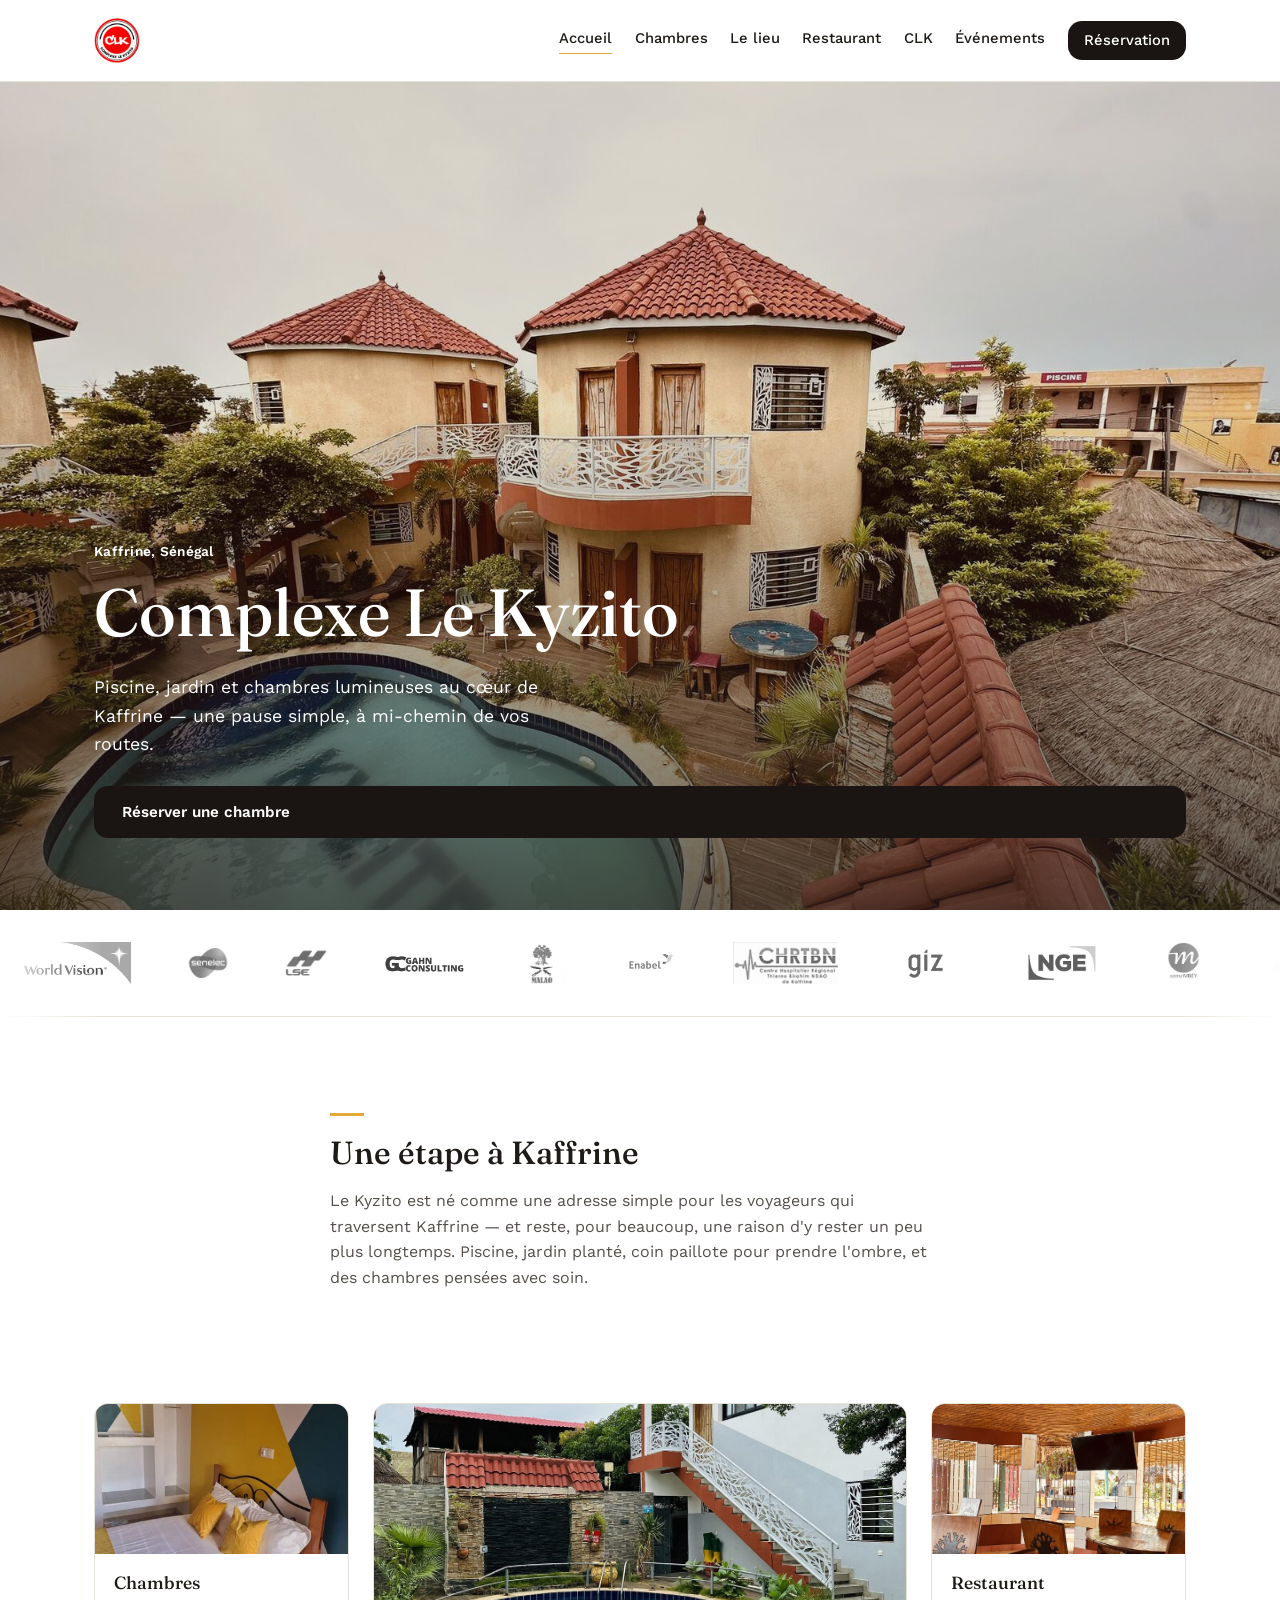
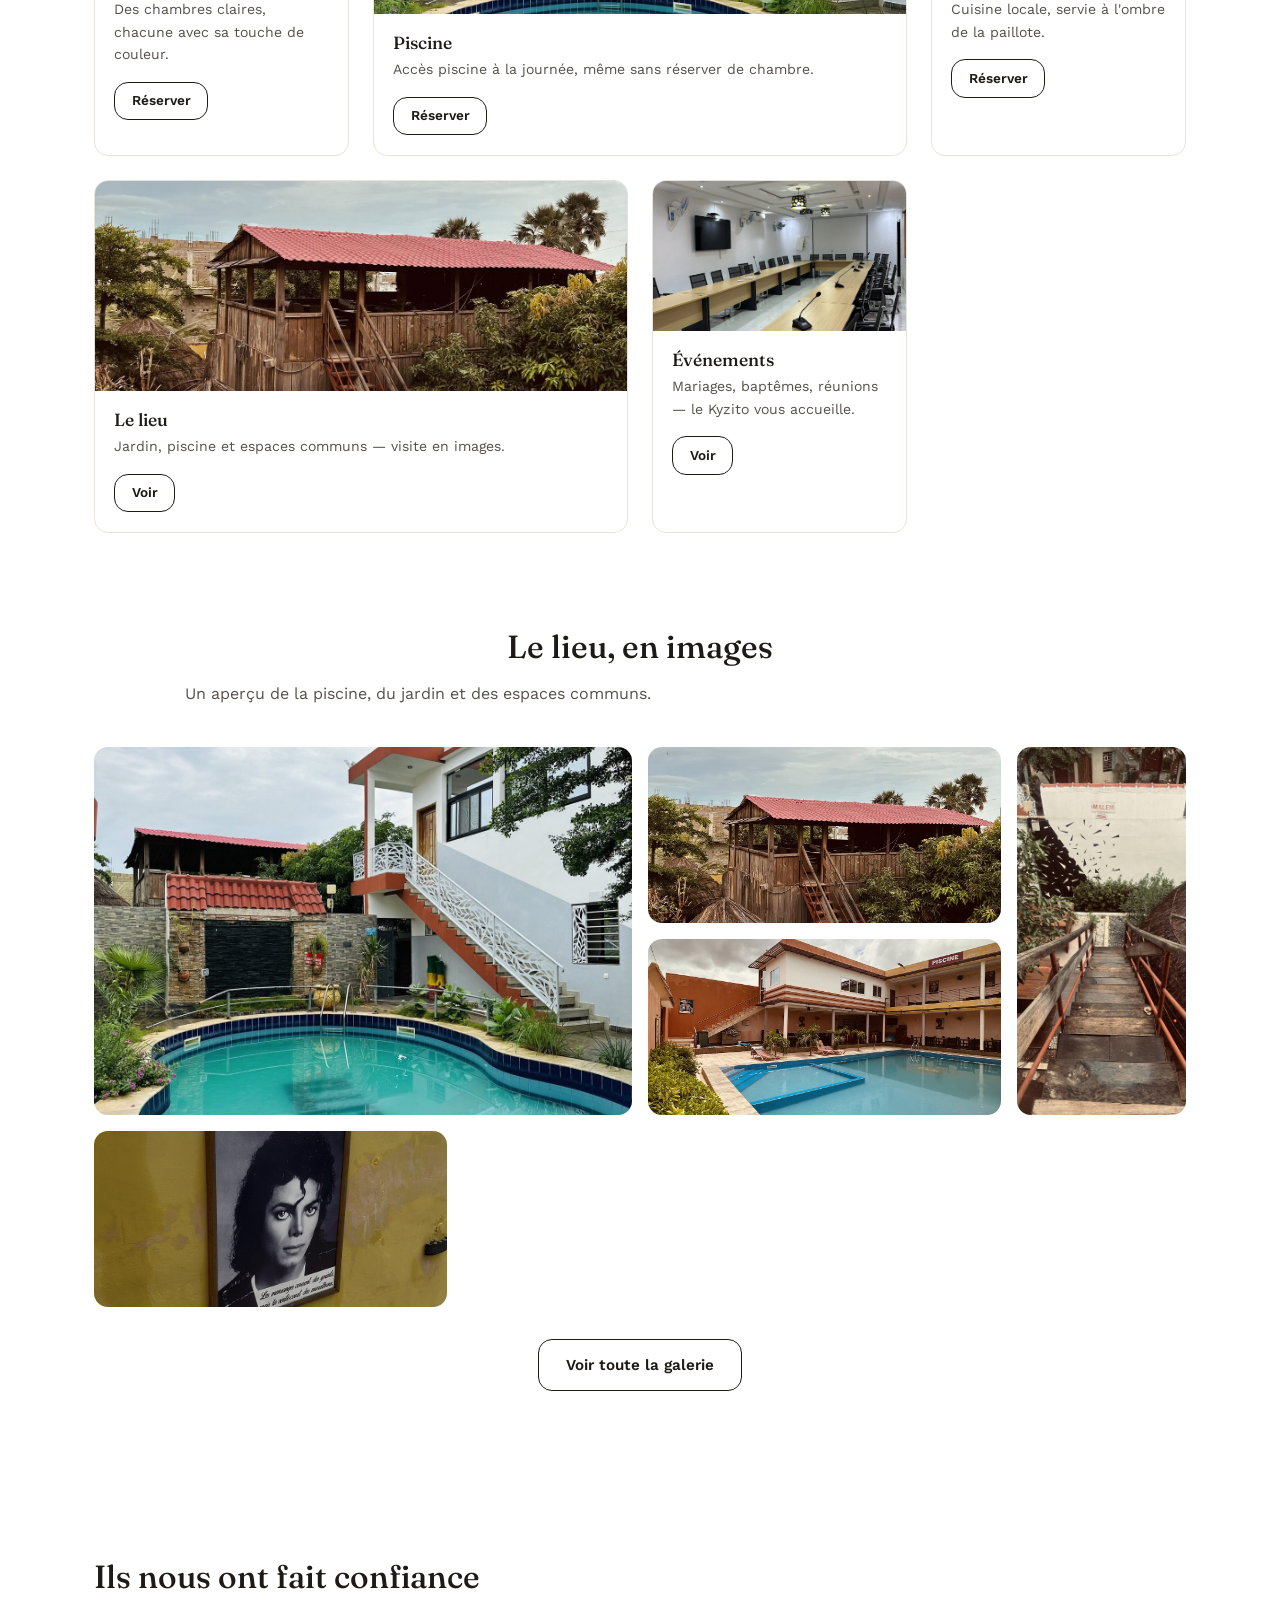
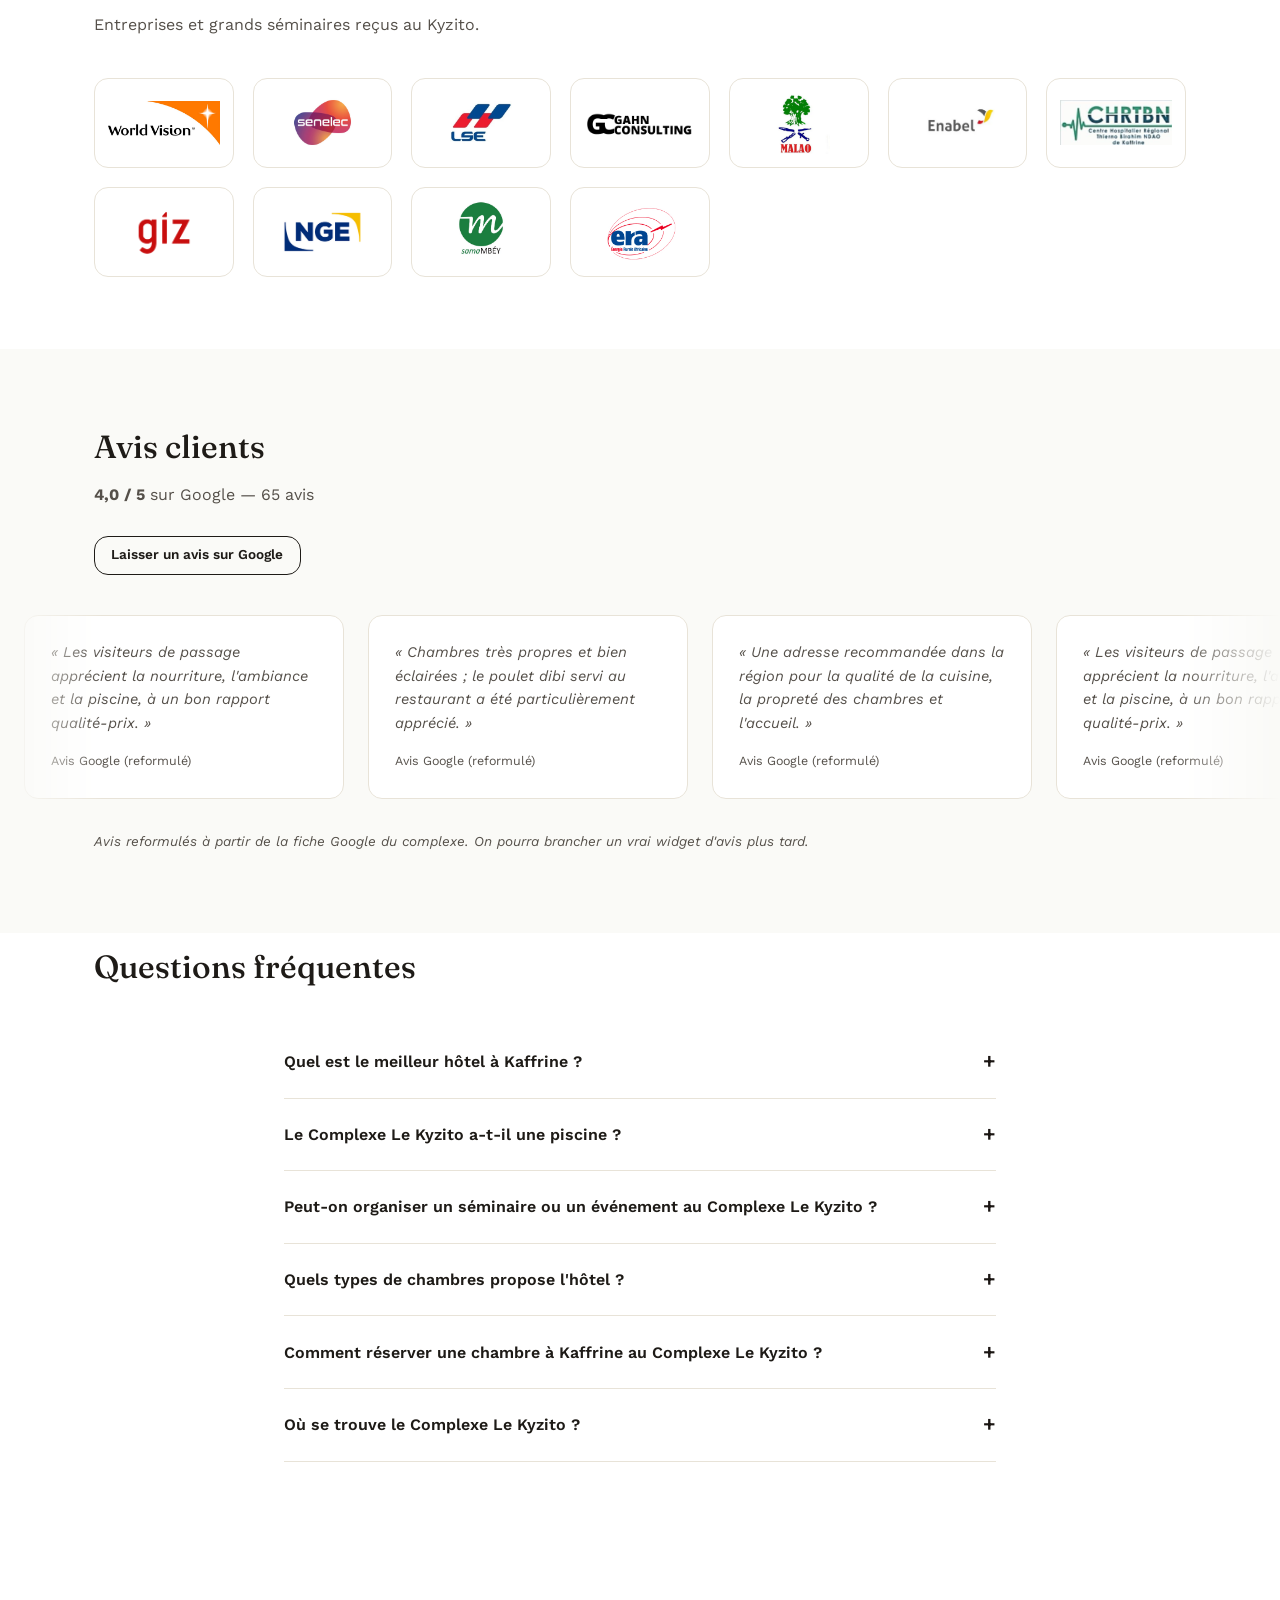
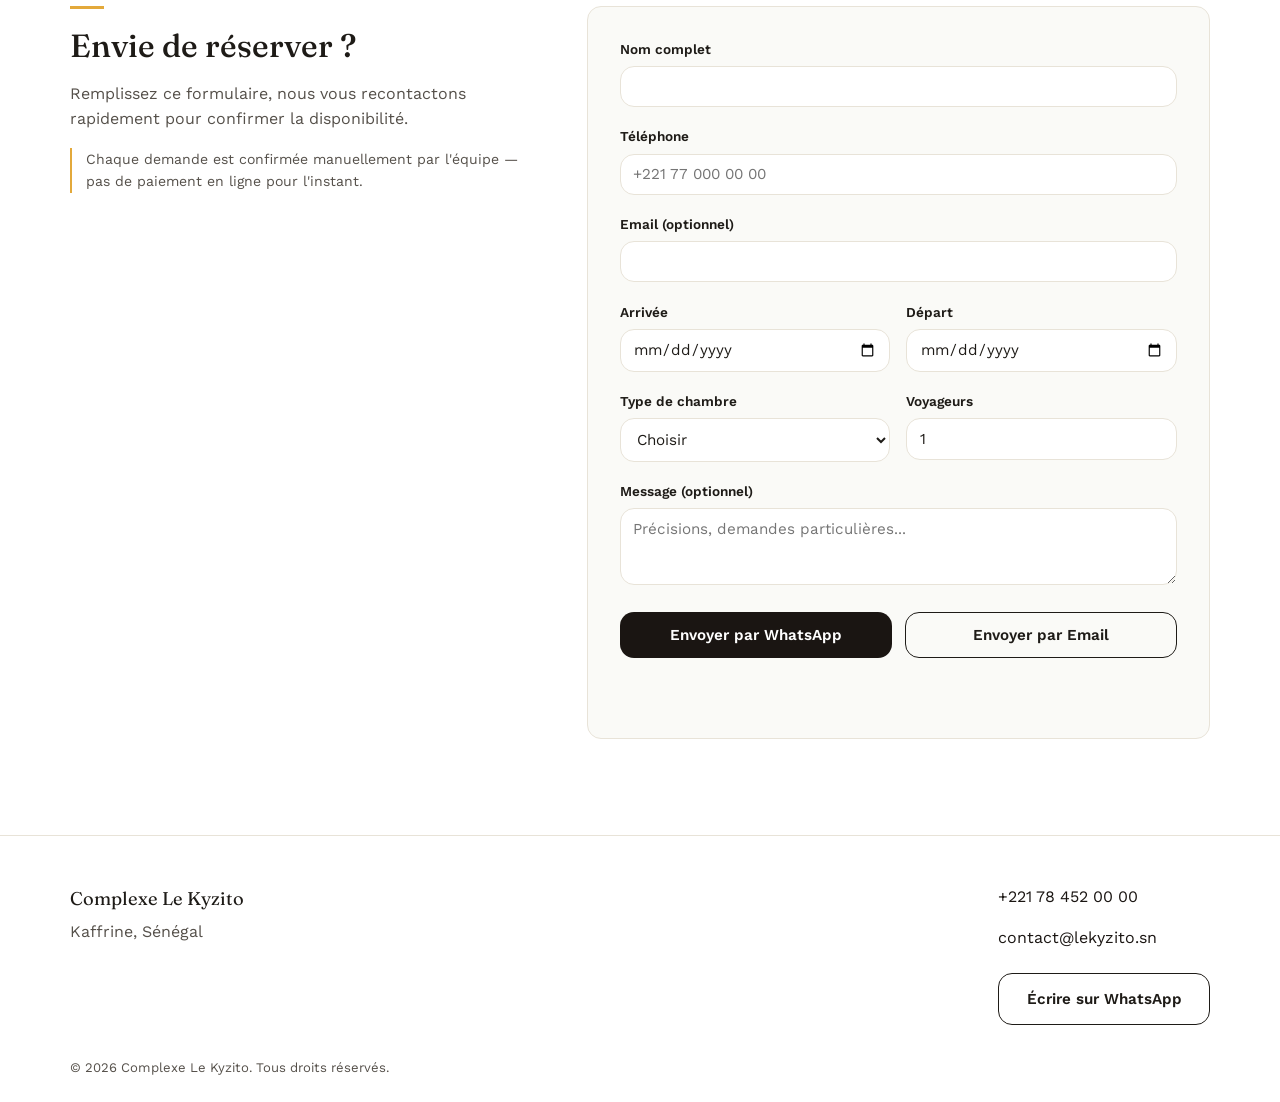
<file: index.html>
<!DOCTYPE html>
<html lang="fr">
<head>
<meta charset="UTF-8">
<meta name="viewport" content="width=device-width, initial-scale=1.0">
<title>Complexe Le Kyzito — Hôtel, Restaurant & Piscine à Kaffrine, Sénégal</title>
<meta name="description" content="Hôtel à Kaffrine avec piscine, restaurant et salle de conférence. Chambres Simple, VIP et Suite. Réservez au Complexe Le Kyzito.">
<link rel="canonical" href="https://complexelekyzito.com/">
<meta property="og:type" content="website">
<meta property="og:site_name" content="Complexe Le Kyzito">
<meta property="og:locale" content="fr_SN">
<meta property="og:title" content="Complexe Le Kyzito — Hôtel, Restaurant & Piscine à Kaffrine">
<meta property="og:description" content="Piscine, chambres, restaurant et salle de conférence à Kaffrine, Sénégal. Réservez votre séjour au Complexe Le Kyzito.">
<meta property="og:url" content="https://complexelekyzito.com/">
<meta property="og:image" content="https://complexelekyzito.com/images/og-image.jpg">
<meta name="twitter:card" content="summary_large_image">
<meta name="twitter:title" content="Complexe Le Kyzito — Hôtel, Restaurant & Piscine à Kaffrine">
<meta name="twitter:description" content="Piscine, chambres, restaurant et salle de conférence à Kaffrine, Sénégal.">
<meta name="twitter:image" content="https://complexelekyzito.com/images/og-image.jpg">
<link rel="icon" href="favicon.ico" sizes="any">
<link rel="icon" type="image/png" href="favicon-32.png" sizes="32x32">
<link rel="apple-touch-icon" href="apple-touch-icon.png">
<script type="application/ld+json">
{
  "@context": "https://schema.org",
  "@type": "LodgingBusiness",
  "name": "Complexe Le Kyzito",
  "image": "https://complexelekyzito.com/images/og-image.jpg",
  "url": "https://complexelekyzito.com/",
  "telephone": "+221784520000",
  "priceRange": "18000-50000 XOF",
  "address": {
    "@type": "PostalAddress",
    "addressLocality": "Kaffrine",
    "addressCountry": "SN"
  },
  "geo": {
    "@type": "GeoCoordinates",
    "latitude": 14.0963775,
    "longitude": -15.5646567
  },
  "aggregateRating": {
    "@type": "AggregateRating",
    "ratingValue": "4.0",
    "reviewCount": "65"
  },
  "amenityFeature": [
    { "@type": "LocationFeatureSpecification", "name": "Piscine" },
    { "@type": "LocationFeatureSpecification", "name": "Restaurant" },
    { "@type": "LocationFeatureSpecification", "name": "Salle de conférence" },
    { "@type": "LocationFeatureSpecification", "name": "Wifi" },
    { "@type": "LocationFeatureSpecification", "name": "Parking" }
  ]
}
</script>
<script type="application/ld+json">
{
  "@context": "https://schema.org",
  "@type": "FAQPage",
  "mainEntity": [
    {
      "@type": "Question",
      "name": "Quel est le meilleur hôtel à Kaffrine ?",
      "acceptedAnswer": {
        "@type": "Answer",
        "text": "Le Complexe Le Kyzito est l'un des établissements les mieux notés de Kaffrine, avec deux piscines, un restaurant, une salle de conférence et des chambres allant de la Chambre Simple à la Suite. Il est noté 4,0/5 sur Google (65 avis)."
      }
    },
    {
      "@type": "Question",
      "name": "Le Complexe Le Kyzito a-t-il une piscine ?",
      "acceptedAnswer": {
        "@type": "Answer",
        "text": "Oui, le complexe dispose de deux piscines. L'accès est possible à la journée, même sans réserver de chambre."
      }
    },
    {
      "@type": "Question",
      "name": "Peut-on organiser un séminaire ou un événement au Complexe Le Kyzito ?",
      "acceptedAnswer": {
        "@type": "Answer",
        "text": "Oui, le complexe dispose d'une salle de conférence équipée et d'espaces pour mariages, baptêmes et réunions d'entreprise."
      }
    },
    {
      "@type": "Question",
      "name": "Quels types de chambres propose l'hôtel ?",
      "acceptedAnswer": {
        "@type": "Answer",
        "text": "Trois types de chambres : Chambre Simple, Chambre VIP et Suite avec kitchenette, toutes avec climatisation et TV."
      }
    },
    {
      "@type": "Question",
      "name": "Comment réserver une chambre à Kaffrine au Complexe Le Kyzito ?",
      "acceptedAnswer": {
        "@type": "Answer",
        "text": "La réservation se fait directement sur le site complexelekyzito.com, par WhatsApp ou par email."
      }
    },
    {
      "@type": "Question",
      "name": "Où se trouve le Complexe Le Kyzito ?",
      "acceptedAnswer": {
        "@type": "Answer",
        "text": "À Kaffrine, au centre du Sénégal, à mi-chemin entre Dakar et Tambacounda."
      }
    }
  ]
}
</script>
<link rel="preconnect" href="https://fonts.googleapis.com">
<link rel="preconnect" href="https://fonts.gstatic.com" crossorigin>
<link href="https://fonts.googleapis.com/css2?family=Fraunces:opsz,wght@9..144,400;9..144,500;9..144,600&family=Work+Sans:wght@400;500;600&display=swap" rel="stylesheet">
<link rel="stylesheet" href="styles.css">
</head>
<body class="page-accueil">

<header class="site-header">
  <div class="header-inner">
    <a href="index.html" class="logo"><img src="images/logo.png" alt="Complexe Le Kyzito" class="logo-img"></a>
    <nav class="main-nav">
      <a href="index.html" class="nav-accueil">Accueil</a>
      <a href="chambres.html" class="nav-chambres">Chambres</a>
      <a href="le-lieu.html" class="nav-lelieu">Le lieu</a>
      <a href="restaurant.html" class="nav-restaurant">Restaurant</a>
      <a href="clk.html" class="nav-clk">CLK</a>
      <a href="events.html" class="nav-events">Événements</a>
      <a href="reservation.html" class="nav-reservation nav-cta">Réservation</a>
    </nav>
    <button class="nav-toggle" aria-label="Ouvrir le menu" aria-expanded="false">
      <span></span><span></span><span></span>
    </button>
  </div>
</header>

<main>

  <!-- HERO VIDEO (desktop paysage / mobile portrait, avec repli sur image) -->
  <section class="hero-video">
    <div class="hero-video-media">
      <video class="hero-video-el" autoplay muted loop playsinline preload="auto" poster="images/hero-aerial.jpg">
        <source src="videos/hero-desktop.mp4" media="(min-width: 768px)" type="video/mp4">
        <source src="videos/hero-mobile.mp4" media="(max-width: 767px)" type="video/mp4">
      </video>
      <div class="hero-video-overlay"></div>
    </div>
    <div class="hero-video-content">
      <p class="hero-eyebrow">Kaffrine, Sénégal</p>
      <h1>Complexe Le&nbsp;Kyzito</h1>
      <p class="hero-lede">Piscine, jardin et chambres lumineuses au cœur de Kaffrine — une pause simple, à mi-chemin de vos routes.</p>
      <a href="reservation.html" class="btn btn-primary">Réserver une chambre</a>
    </div>
  </section>

  <!-- LOGOS DEFILANTS -->
  <section class="logos-marquee">
    <div class="logos-track">
      <img loading="lazy" decoding="async" src="images/partners/worldvision.png" alt="World Vision">
      <img loading="lazy" decoding="async" src="images/partners/senelec.png" alt="Senelec">
      <img loading="lazy" decoding="async" src="images/partners/lse.png" alt="LSE">
      <img loading="lazy" decoding="async" src="images/partners/gahn-consulting.png" alt="Gahn Consulting">
      <img loading="lazy" decoding="async" src="images/partners/malao.png" alt="MALAO">
      <img loading="lazy" decoding="async" src="images/partners/enabel.png" alt="Enabel">
      <img loading="lazy" decoding="async" src="images/partners/chrtbn.png" alt="CHRTBN">
      <img loading="lazy" decoding="async" src="images/partners/giz.png" alt="GIZ">
      <img loading="lazy" decoding="async" src="images/partners/nge.png" alt="NGE">
      <img loading="lazy" decoding="async" src="images/partners/sama-mbey.png" alt="sama MBÉY">
      <img loading="lazy" decoding="async" src="images/partners/era.png" alt="ERA">
      <!-- dupliqué pour la boucle infinie -->
      <img loading="lazy" decoding="async" src="images/partners/worldvision.png" alt="" aria-hidden="true">
      <img loading="lazy" decoding="async" src="images/partners/senelec.png" alt="" aria-hidden="true">
      <img loading="lazy" decoding="async" src="images/partners/lse.png" alt="" aria-hidden="true">
      <img loading="lazy" decoding="async" src="images/partners/gahn-consulting.png" alt="" aria-hidden="true">
      <img loading="lazy" decoding="async" src="images/partners/malao.png" alt="" aria-hidden="true">
      <img loading="lazy" decoding="async" src="images/partners/enabel.png" alt="" aria-hidden="true">
      <img loading="lazy" decoding="async" src="images/partners/chrtbn.png" alt="" aria-hidden="true">
      <img loading="lazy" decoding="async" src="images/partners/giz.png" alt="" aria-hidden="true">
      <img loading="lazy" decoding="async" src="images/partners/nge.png" alt="" aria-hidden="true">
      <img loading="lazy" decoding="async" src="images/partners/sama-mbey.png" alt="" aria-hidden="true">
      <img loading="lazy" decoding="async" src="images/partners/era.png" alt="" aria-hidden="true">
    </div>
  </section>

  <!-- INTRO -->
  <section class="intro">
    <div class="intro-inner">
      <span class="intro-mark" aria-hidden="true"></span>
      <h2>Une étape à Kaffrine</h2>
      <p>Le Kyzito est né comme une adresse simple pour les voyageurs qui traversent Kaffrine — et reste, pour beaucoup, une raison d'y rester un peu plus longtemps. Piscine, jardin planté, coin paillote pour prendre l'ombre, et des chambres pensées avec soin.</p>
    </div>
  </section>

  <!-- TEASERS -->
  <section class="teasers">
    <div class="teaser-card">
      <a href="chambres.html" class="teaser-media"><img loading="lazy" decoding="async" src="images/room-yellow.jpg" alt="Chambre VIP"></a>
      <div class="teaser-body">
        <h3>Chambres</h3>
        <p>Des chambres claires, chacune avec sa touche de couleur.</p>
        <a href="reservation.html" class="btn btn-outline btn-small">Réserver</a>
      </div>
    </div>
    <div class="teaser-card teaser-card-big">
      <a href="le-lieu.html" class="teaser-media"><img loading="lazy" decoding="async" src="images/pool-wide.jpg" alt="Piscine du complexe"></a>
      <div class="teaser-body">
        <h3>Piscine</h3>
        <p>Accès piscine à la journée, même sans réserver de chambre.</p>
        <a href="https://wa.me/221776982411?text=Bonjour%2C%20je%20souhaite%20r%C3%A9server%20un%20acc%C3%A8s%20piscine" class="btn btn-outline btn-small" target="_blank" rel="noopener">Réserver</a>
      </div>
    </div>
    <div class="teaser-card">
      <a href="restaurant.html" class="teaser-media"><img loading="lazy" decoding="async" src="images/restaurant-annex.jpg" alt="Espace restauration sous paillote"></a>
      <div class="teaser-body">
        <h3>Restaurant</h3>
        <p>Cuisine locale, servie à l'ombre de la paillote.</p>
        <a href="https://wa.me/221776982411" class="btn btn-outline btn-small" target="_blank" rel="noopener">Réserver</a>
      </div>
    </div>
    <div class="teaser-card teaser-card-big">
      <a href="le-lieu.html" class="teaser-media"><img loading="lazy" decoding="async" src="images/rooftop-lounge.jpg" alt="Espaces communs du complexe"></a>
      <div class="teaser-body">
        <h3>Le lieu</h3>
        <p>Jardin, piscine et espaces communs — visite en images.</p>
        <a href="le-lieu.html" class="btn btn-outline btn-small">Voir</a>
      </div>
    </div>
    <div class="teaser-card">
      <a href="events.html" class="teaser-media"><img loading="lazy" decoding="async" src="images/conference-room.jpg" alt="Salle de conférence équipée"></a>
      <div class="teaser-body">
        <h3>Événements</h3>
        <p>Mariages, baptêmes, réunions — le Kyzito vous accueille.</p>
        <a href="events.html" class="btn btn-outline btn-small">Voir</a>
      </div>
    </div>
  </section>

  <!-- GALERIE (aperçu) -->
  <section class="gallery-teaser">
    <div class="section-head">
      <h2>Le lieu, en images</h2>
      <p>Un aperçu de la piscine, du jardin et des espaces communs.</p>
    </div>
    <div class="gallery-teaser-grid">
      <a href="le-lieu.html" class="gallery-teaser-big"><img loading="lazy" decoding="async" src="images/pool-wide.jpg" alt="Piscine"></a>
      <a href="le-lieu.html"><img loading="lazy" decoding="async" src="images/rooftop-lounge.jpg" alt="Lounge en hauteur"></a>
      <a href="le-lieu.html" class="gallery-teaser-tall"><img loading="lazy" decoding="async" src="images/terrace-stairs.jpg" alt="Escalier d'accès à la terrasse"></a>
      <a href="le-lieu.html"><img loading="lazy" decoding="async" src="images/pool-second.jpg" alt="Deuxième piscine"></a>
      <a href="le-lieu.html"><img loading="lazy" decoding="async" src="images/decor-mj.jpg" alt="Détail de décoration, portrait encadré"></a>
    </div>
    <a href="le-lieu.html" class="btn btn-outline">Voir toute la galerie</a>
  </section>

  <!-- ILS NOUS ONT FAIT CONFIANCE -->
  <section class="trust">
    <div class="section-head">
      <h2>Ils nous ont fait confiance</h2>
      <p>Entreprises et grands séminaires reçus au Kyzito.</p>
    </div>
    <div class="trust-grid">
      <div class="trust-logo"><img loading="lazy" decoding="async" src="images/partners/worldvision.png" alt="World Vision"></div>
      <div class="trust-logo"><img loading="lazy" decoding="async" src="images/partners/senelec.png" alt="Senelec"></div>
      <div class="trust-logo"><img loading="lazy" decoding="async" src="images/partners/lse.png" alt="LSE"></div>
      <div class="trust-logo"><img loading="lazy" decoding="async" src="images/partners/gahn-consulting.png" alt="Gahn Consulting"></div>
      <div class="trust-logo"><img loading="lazy" decoding="async" src="images/partners/malao.png" alt="MALAO"></div>
      <div class="trust-logo"><img loading="lazy" decoding="async" src="images/partners/enabel.png" alt="Enabel"></div>
      <div class="trust-logo"><img loading="lazy" decoding="async" src="images/partners/chrtbn.png" alt="Centre Hospitalier Régional Thierno Birahim Ndao de Kaffrine"></div>
      <div class="trust-logo"><img loading="lazy" decoding="async" src="images/partners/giz.png" alt="GIZ"></div>
      <div class="trust-logo"><img loading="lazy" decoding="async" src="images/partners/nge.png" alt="NGE"></div>
      <div class="trust-logo"><img loading="lazy" decoding="async" src="images/partners/sama-mbey.png" alt="sama MBÉY"></div>
      <div class="trust-logo"><img loading="lazy" decoding="async" src="images/partners/era.png" alt="ERA — Énergie Rurale Africaine"></div>
    </div>
  </section>

  <!-- AVIS GOOGLE -->
  <section class="reviews">
    <div class="section-head">
      <h2>Avis clients</h2>
      <p class="reviews-score"><strong>4,0 / 5</strong> sur Google — 65 avis</p>
      <a href="https://search.google.com/local/writereview?placeid=ChIJERtE66oT6Q4RpHap3uV0GmU" class="btn btn-outline btn-small" target="_blank" rel="noopener">Laisser un avis sur Google</a>
    </div>
    <div class="reviews-marquee">
      <div class="reviews-track">
        <blockquote class="review-card">
          <p>« Les visiteurs de passage apprécient la nourriture, l'ambiance et la piscine, à un bon rapport qualité-prix. »</p>
          <cite>Avis Google (reformulé)</cite>
        </blockquote>
        <blockquote class="review-card">
          <p>« Chambres très propres et bien éclairées ; le poulet dibi servi au restaurant a été particulièrement apprécié. »</p>
          <cite>Avis Google (reformulé)</cite>
        </blockquote>
        <blockquote class="review-card">
          <p>« Une adresse recommandée dans la région pour la qualité de la cuisine, la propreté des chambres et l'accueil. »</p>
          <cite>Avis Google (reformulé)</cite>
        </blockquote>
        <!-- dupliqué pour la boucle infinie -->
        <blockquote class="review-card" aria-hidden="true">
          <p>« Les visiteurs de passage apprécient la nourriture, l'ambiance et la piscine, à un bon rapport qualité-prix. »</p>
          <cite>Avis Google (reformulé)</cite>
        </blockquote>
        <blockquote class="review-card" aria-hidden="true">
          <p>« Chambres très propres et bien éclairées ; le poulet dibi servi au restaurant a été particulièrement apprécié. »</p>
          <cite>Avis Google (reformulé)</cite>
        </blockquote>
        <blockquote class="review-card" aria-hidden="true">
          <p>« Une adresse recommandée dans la région pour la qualité de la cuisine, la propreté des chambres et l'accueil. »</p>
          <cite>Avis Google (reformulé)</cite>
        </blockquote>
      </div>
    </div>
    <p class="room-note">Avis reformulés à partir de la fiche Google du complexe. On pourra brancher un vrai widget d'avis plus tard.</p>
  </section>

  <!-- FAQ (SEO) -->
  <section class="faq">
    <div class="section-head">
      <h2>Questions fréquentes</h2>
    </div>
    <div class="faq-list">
      <details class="faq-item">
        <summary>Quel est le meilleur hôtel à Kaffrine ?</summary>
        <p>Le Complexe Le Kyzito est l'un des établissements les mieux notés de Kaffrine, avec deux piscines, un restaurant, une salle de conférence et des chambres allant de la Chambre Simple à la Suite. Il est noté 4,0/5 sur Google (65 avis).</p>
      </details>
      <details class="faq-item">
        <summary>Le Complexe Le Kyzito a-t-il une piscine ?</summary>
        <p>Oui, le complexe dispose de deux piscines. L'accès est possible à la journée, même sans réserver de chambre.</p>
      </details>
      <details class="faq-item">
        <summary>Peut-on organiser un séminaire ou un événement au Complexe Le Kyzito ?</summary>
        <p>Oui, le complexe dispose d'une salle de conférence équipée et d'espaces pour mariages, baptêmes et réunions d'entreprise. Plusieurs entreprises et organisations (World Vision, Senelec, Enabel, CHRTBN...) y ont déjà organisé leurs événements.</p>
      </details>
      <details class="faq-item">
        <summary>Quels types de chambres propose l'hôtel ?</summary>
        <p>Trois types de chambres : Chambre Simple, Chambre VIP et Suite avec kitchenette, toutes avec climatisation et TV.</p>
      </details>
      <details class="faq-item">
        <summary>Comment réserver une chambre à Kaffrine au Complexe Le Kyzito ?</summary>
        <p>La réservation se fait directement sur ce site, par WhatsApp ou par email — voir la page Réservation.</p>
      </details>
      <details class="faq-item">
        <summary>Où se trouve le Complexe Le Kyzito ?</summary>
        <p>À Kaffrine, au centre du Sénégal, à mi-chemin entre Dakar et Tambacounda.</p>
      </details>
    </div>
  </section>

  <!-- RESERVATION RAPIDE -->
  <section class="reservation" id="reservation">
    <div class="reservation-inner">
      <div class="reservation-text">
        <span class="intro-mark" aria-hidden="true"></span>
        <h2>Envie de réserver ?</h2>
        <p>Remplissez ce formulaire, nous vous recontactons rapidement pour confirmer la disponibilité.</p>
        <p class="reservation-note">Chaque demande est confirmée manuellement par l'équipe — pas de paiement en ligne pour l'instant.</p>
      </div>

      <form class="reservation-form" id="reservationForm">

        <div class="form-row">
          <label for="nom">Nom complet</label>
          <input type="text" id="nom" name="nom" required>
        </div>

        <div class="form-row">
          <label for="telephone">Téléphone</label>
          <input type="tel" id="telephone" name="telephone" required placeholder="+221 77 000 00 00">
        </div>

        <div class="form-row">
          <label for="email">Email (optionnel)</label>
          <input type="email" id="email" name="email">
        </div>

        <div class="form-row form-row-split">
          <div>
            <label for="arrivee">Arrivée</label>
            <input type="date" id="arrivee" name="arrivee" required>
          </div>
          <div>
            <label for="depart">Départ</label>
            <input type="date" id="depart" name="depart" required>
          </div>
        </div>

        <div class="form-row form-row-split">
          <div>
            <label for="chambre">Type de chambre</label>
            <select id="chambre" name="chambre" required>
              <option value="">Choisir</option>
              <option value="Chambre Simple">Chambre Simple — 25 000 CFA</option>
              <option value="Chambre VIP">Chambre VIP — 40 000 CFA</option>
              <option value="Suite">Suite — 50 000 CFA</option>
            </select>
          </div>
          <div>
            <label for="personnes">Voyageurs</label>
            <input type="number" id="personnes" name="personnes" min="1" max="6" value="1" required>
          </div>
        </div>

        <div class="form-row">
          <label for="message">Message (optionnel)</label>
          <textarea id="message" name="message" rows="3" placeholder="Précisions, demandes particulières..."></textarea>
        </div>

        <div class="form-actions">
          <button type="button" class="btn btn-primary" data-send="whatsapp">Envoyer par WhatsApp</button>
          <button type="button" class="btn btn-outline" data-send="email">Envoyer par Email</button>
        </div>

        <p class="form-status" id="formStatus" role="status"></p>

      </form>
    </div>
  </section>

</main>

<footer class="site-footer">
  <div class="footer-inner">
    <div>
      <p class="footer-title">Complexe Le Kyzito</p>
      <p>Kaffrine, Sénégal</p>
    </div>
    <div>
      <p><a href="tel:+221784520000">+221 78 452 00 00</a></p>
      <p><a href="mailto:contact@lekyzito.sn">contact@lekyzito.sn</a></p>
      <a href="https://wa.me/221776982411" class="btn btn-outline" target="_blank" rel="noopener">Écrire sur WhatsApp</a>
    </div>
  </div>
  <p class="footer-copy">© <span id="year"></span> Complexe Le Kyzito. Tous droits réservés.</p>
</footer>

<script src="script.js"></script>
</body>
</html>
</file>
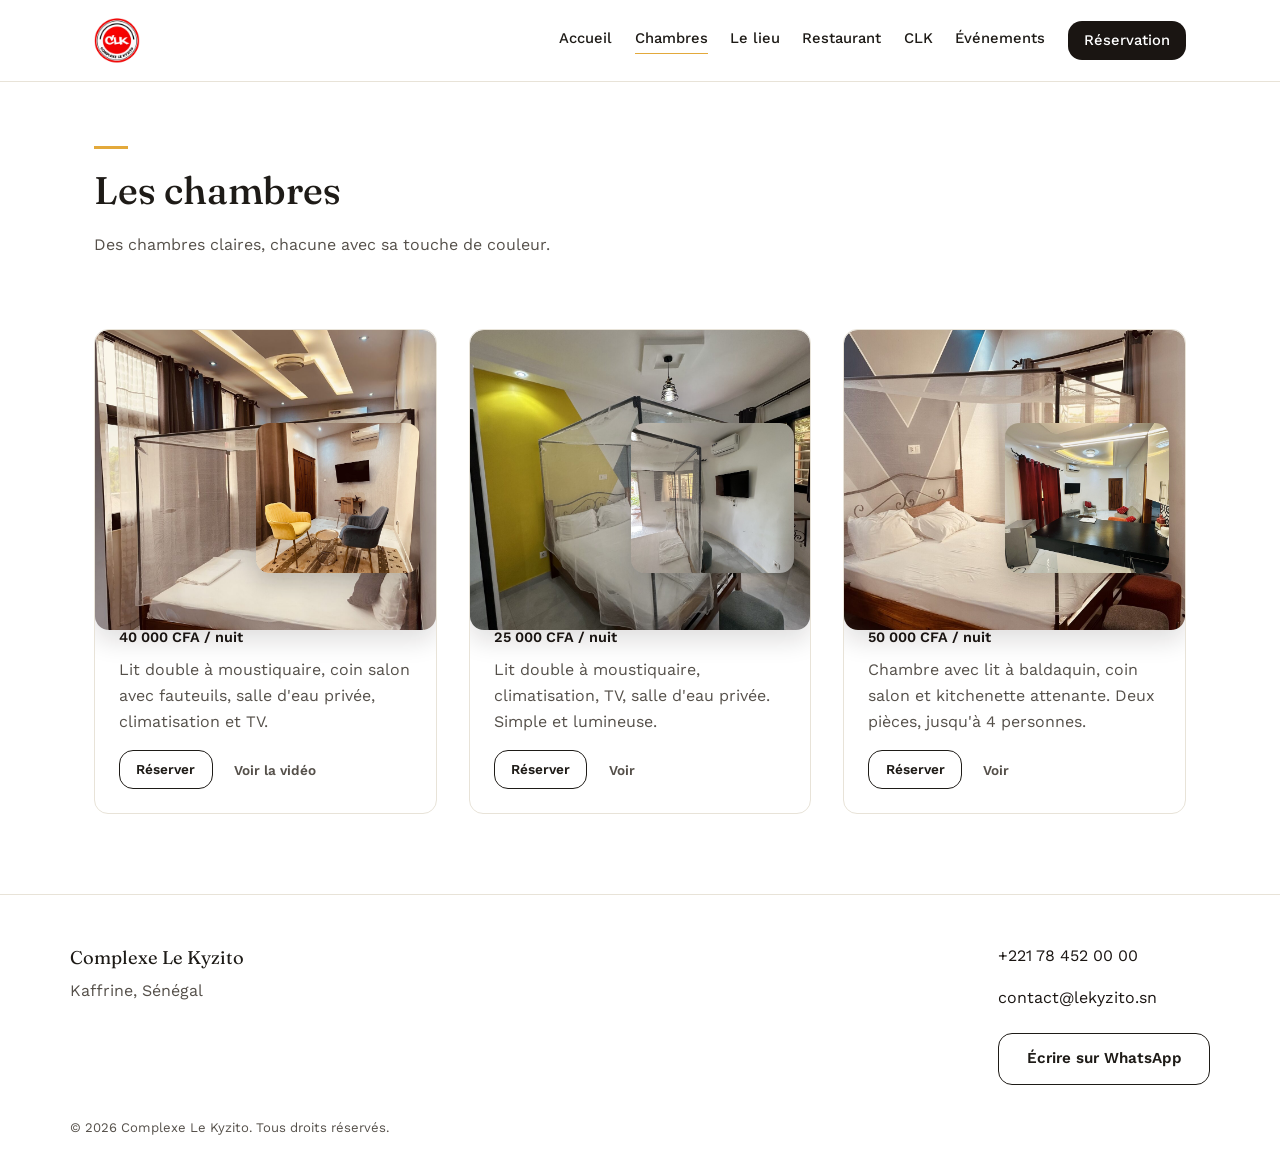
<file: chambres.html>
<!DOCTYPE html>
<html lang="fr">
<head>
<meta charset="UTF-8">
<meta name="viewport" content="width=device-width, initial-scale=1.0">
<title>Chambres — Complexe Le Kyzito | Hôtel Kaffrine</title>
<meta name="description" content="Découvrez nos chambres à Kaffrine : Chambre Simple, Chambre VIP et Suite avec kitchenette. Photos, tarifs et réservation en ligne.">
<link rel="canonical" href="https://complexelekyzito.com/chambres.html">
<meta property="og:type" content="website">
<meta property="og:site_name" content="Complexe Le Kyzito">
<meta property="og:locale" content="fr_SN">
<meta property="og:title" content="Chambres — Complexe Le Kyzito">
<meta property="og:description" content="Chambre Simple, Chambre VIP et Suite avec kitchenette, à Kaffrine, Sénégal.">
<meta property="og:url" content="https://complexelekyzito.com/chambres.html">
<meta property="og:image" content="https://complexelekyzito.com/images/og-image.jpg">
<meta name="twitter:card" content="summary_large_image">
<meta name="twitter:title" content="Chambres — Complexe Le Kyzito">
<meta name="twitter:description" content="Chambre Simple, Chambre VIP et Suite avec kitchenette, à Kaffrine, Sénégal.">
<meta name="twitter:image" content="https://complexelekyzito.com/images/og-image.jpg">
<link rel="icon" href="favicon.ico" sizes="any">
<link rel="icon" type="image/png" href="favicon-32.png" sizes="32x32">
<link rel="apple-touch-icon" href="apple-touch-icon.png">
<script type="application/ld+json">
{
  "@context": "https://schema.org",
  "@type": "BreadcrumbList",
  "itemListElement": [
    { "@type": "ListItem", "position": 1, "name": "Accueil", "item": "https://complexelekyzito.com/" },
    { "@type": "ListItem", "position": 2, "name": "Chambres", "item": "https://complexelekyzito.com/chambres.html" }
  ]
}
</script>
<link rel="preconnect" href="https://fonts.googleapis.com">
<link rel="preconnect" href="https://fonts.gstatic.com" crossorigin>
<link href="https://fonts.googleapis.com/css2?family=Fraunces:opsz,wght@9..144,400;9..144,500;9..144,600&family=Work+Sans:wght@400;500;600&display=swap" rel="stylesheet">
<link rel="stylesheet" href="styles.css">
</head>
<body class="page-chambres">

<header class="site-header">
  <div class="header-inner">
    <a href="index.html" class="logo"><img src="images/logo.png" alt="Complexe Le Kyzito" class="logo-img"></a>
    <nav class="main-nav">
      <a href="index.html" class="nav-accueil">Accueil</a>
      <a href="chambres.html" class="nav-chambres">Chambres</a>
      <a href="le-lieu.html" class="nav-lelieu">Le lieu</a>
      <a href="restaurant.html" class="nav-restaurant">Restaurant</a>
      <a href="clk.html" class="nav-clk">CLK</a>
      <a href="events.html" class="nav-events">Événements</a>
      <a href="reservation.html" class="nav-reservation nav-cta">Réservation</a>
    </nav>
    <button class="nav-toggle" aria-label="Ouvrir le menu" aria-expanded="false">
      <span></span><span></span><span></span>
    </button>
  </div>
</header>

<main>

  <section class="page-header">
    <span class="intro-mark" aria-hidden="true"></span>
    <h1>Les chambres</h1>
    <p>Des chambres claires, chacune avec sa touche de couleur.</p>
  </section>

  <section class="rooms">
    <div class="room-grid">

      <article class="room-card room-card-featured">
        <div class="room-visual room-visual-duo">
          <img loading="lazy" decoding="async" src="images/vip-bed.jpg" alt="Chambre VIP, lit à moustiquaire en bois foncé" class="room-visual-main">
          <img loading="lazy" decoding="async" src="images/vip-lounge.jpg" alt="Salon de la Chambre VIP, fauteuils jaune et gris" class="room-visual-thumb">
        </div>
        <div class="room-info">
          <h3>Chambre VIP</h3>
          <p class="room-price">40 000 CFA / nuit</p>
          <p>Lit double à moustiquaire, coin salon avec fauteuils, salle d'eau privée, climatisation et TV.</p>
          <div class="room-actions">
            <a href="reservation.html" class="btn btn-outline btn-small">Réserver</a>
            <button type="button" class="btn btn-ghost btn-small" data-room-modal
              data-room-name="Chambre VIP"
              data-room-video="videos/rooms/vip-tour.mp4">Voir la vidéo</button>
          </div>
        </div>
      </article>

      <article class="room-card">
        <div class="room-visual room-visual-duo">
          <img loading="lazy" decoding="async" src="images/simple-bed.jpg" alt="Chambre Simple, lit à moustiquaire, mur jaune et gris" class="room-visual-main">
          <img loading="lazy" decoding="async" src="images/simple-room.jpg" alt="Chambre Simple, vue sur la télévision et la climatisation" class="room-visual-thumb">
        </div>
        <div class="room-info">
          <h3>Chambre Simple</h3>
          <p class="room-price">25 000 CFA / nuit</p>
          <p>Lit double à moustiquaire, climatisation, TV, salle d'eau privée. Simple et lumineuse.</p>
          <div class="room-actions">
            <a href="reservation.html" class="btn btn-outline btn-small">Réserver</a>
            <button type="button" class="btn btn-ghost btn-small" data-room-modal
              data-room-name="Chambre Simple"
              data-room-images="images/simple-bed.jpg,images/simple-room.jpg">Voir</button>
          </div>
        </div>
      </article>

      <article class="room-card">
        <div class="room-visual room-visual-duo">
          <img loading="lazy" decoding="async" src="images/suite-bedroom.jpg" alt="Suite avec lit à baldaquin et moustiquaire" class="room-visual-main">
          <img loading="lazy" decoding="async" src="images/suite-living.jpg" alt="Salon et kitchenette de la Suite" class="room-visual-thumb">
        </div>
        <div class="room-info">
          <h3>Suite</h3>
          <p class="room-price">50 000 CFA / nuit</p>
          <p>Chambre avec lit à baldaquin, coin salon et kitchenette attenante. Deux pièces, jusqu'à 4 personnes.</p>
          <div class="room-actions">
            <a href="reservation.html" class="btn btn-outline btn-small">Réserver</a>
            <button type="button" class="btn btn-ghost btn-small" data-room-modal
              data-room-name="Suite"
              data-room-images="images/suite-bedroom.jpg,images/suite-living.jpg,images/suite-kitchen.jpg,images/suite-lounge2.jpg">Voir</button>
          </div>
        </div>
      </article>

  </section>

  <!-- MODAL CHAMBRE (photo ou vidéo) -->
  <div class="room-modal" id="roomModal" aria-hidden="true">
    <div class="room-modal-backdrop" data-modal-close></div>
    <div class="room-modal-panel" role="dialog" aria-modal="true" aria-labelledby="roomModalTitle">
      <button type="button" class="room-modal-close" data-modal-close aria-label="Fermer">&times;</button>
      <div class="room-modal-media" id="roomModalMedia"></div>
      <h3 id="roomModalTitle"></h3>
    </div>
  </div>

</main>

<footer class="site-footer">
  <div class="footer-inner">
    <div>
      <p class="footer-title">Complexe Le Kyzito</p>
      <p>Kaffrine, Sénégal</p>
    </div>
    <div>
      <p><a href="tel:+221784520000">+221 78 452 00 00</a></p>
      <p><a href="mailto:contact@lekyzito.sn">contact@lekyzito.sn</a></p>
      <a href="https://wa.me/221776982411" class="btn btn-outline" target="_blank" rel="noopener">Écrire sur WhatsApp</a>
    </div>
  </div>
  <p class="footer-copy">© <span id="year"></span> Complexe Le Kyzito. Tous droits réservés.</p>
</footer>

<script src="script.js"></script>
</body>
</html>
</file>
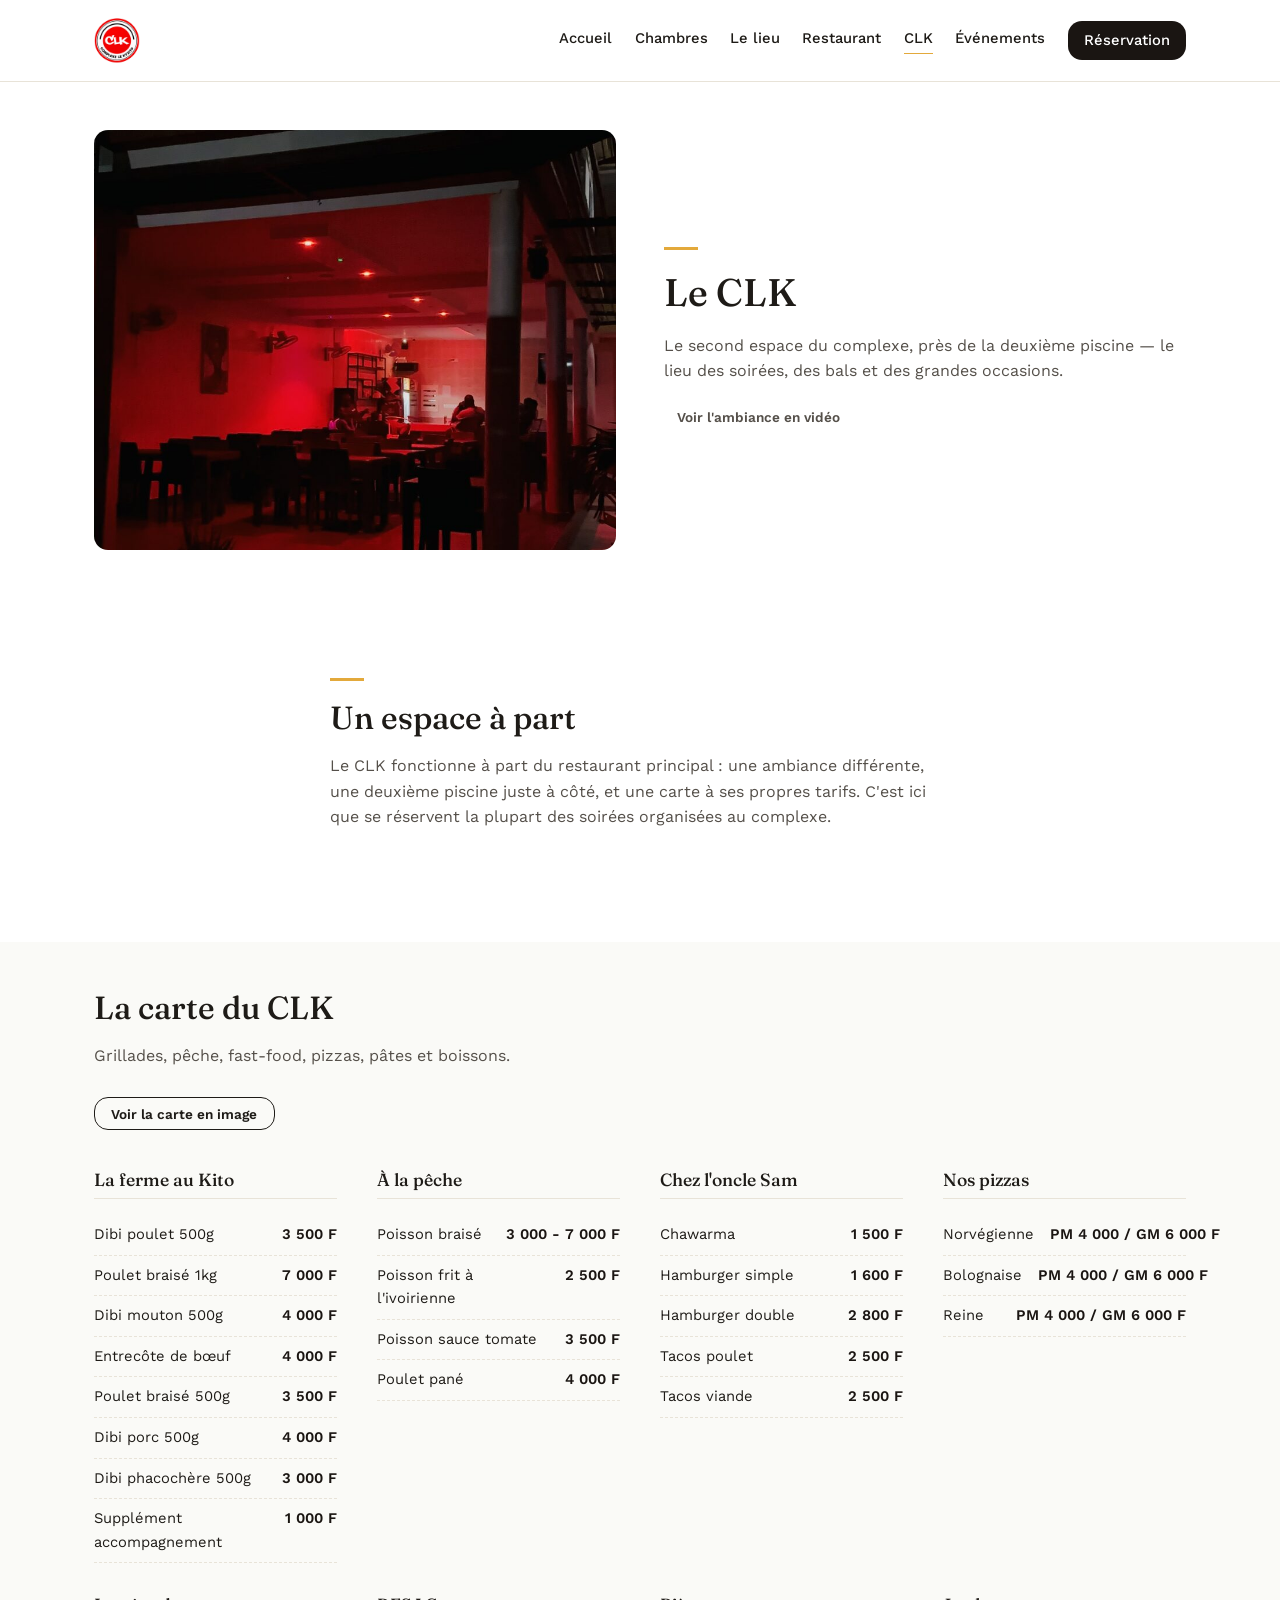
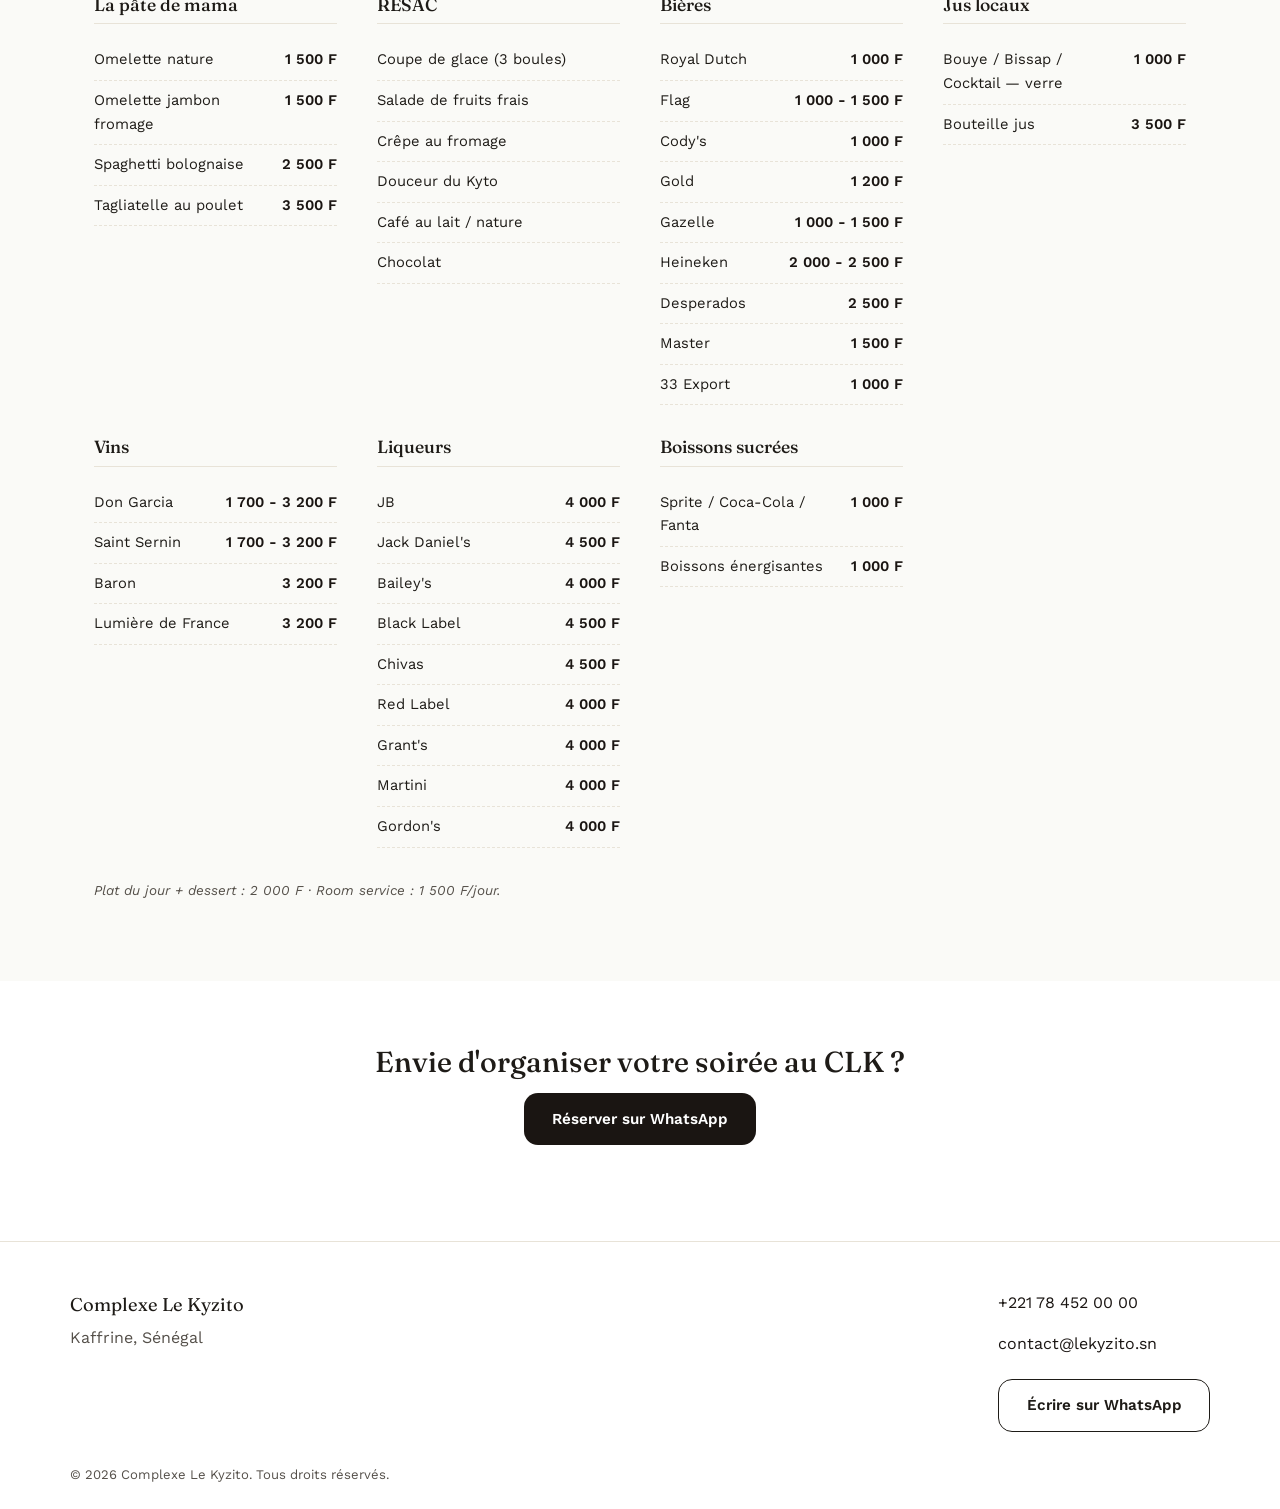
<file: clk.html>
<!DOCTYPE html>
<html lang="fr">
<head>
<meta charset="UTF-8">
<meta name="viewport" content="width=device-width, initial-scale=1.0">
<title>CLK — Espace Soirées | Complexe Le Kyzito, Kaffrine</title>
<meta name="description" content="Le CLK, second espace du Complexe Le Kyzito à Kaffrine, près de la deuxième piscine : soirées, bals et grandes occasions.">
<link rel="canonical" href="https://complexelekyzito.com/clk.html">
<meta property="og:type" content="website">
<meta property="og:site_name" content="Complexe Le Kyzito">
<meta property="og:locale" content="fr_SN">
<meta property="og:title" content="CLK — Espace Soirées | Complexe Le Kyzito">
<meta property="og:description" content="Le CLK, second espace du Complexe Le Kyzito à Kaffrine, près de la deuxième piscine : soirées, bals et grandes occasions.">
<meta property="og:url" content="https://complexelekyzito.com/clk.html">
<meta property="og:image" content="https://complexelekyzito.com/images/og-image.jpg">
<meta name="twitter:card" content="summary_large_image">
<meta name="twitter:title" content="CLK — Espace Soirées | Complexe Le Kyzito">
<meta name="twitter:description" content="Le CLK, second espace du Complexe Le Kyzito à Kaffrine, près de la deuxième piscine : soirées, bals et grandes occasions.">
<meta name="twitter:image" content="https://complexelekyzito.com/images/og-image.jpg">
<link rel="icon" href="favicon.ico" sizes="any">
<link rel="icon" type="image/png" href="favicon-32.png" sizes="32x32">
<link rel="apple-touch-icon" href="apple-touch-icon.png">
<script type="application/ld+json">
{
  "@context": "https://schema.org",
  "@type": "BreadcrumbList",
  "itemListElement": [
    { "@type": "ListItem", "position": 1, "name": "Accueil", "item": "https://complexelekyzito.com/" },
    { "@type": "ListItem", "position": 2, "name": "CLK", "item": "https://complexelekyzito.com/clk.html" }
  ]
}
</script>
<link rel="preconnect" href="https://fonts.googleapis.com">
<link rel="preconnect" href="https://fonts.gstatic.com" crossorigin>
<link href="https://fonts.googleapis.com/css2?family=Fraunces:opsz,wght@9..144,400;9..144,500;9..144,600&family=Work+Sans:wght@400;500;600&display=swap" rel="stylesheet">
<link rel="stylesheet" href="styles.css">
</head>
<body class="page-clk">

<header class="site-header">
  <div class="header-inner">
    <a href="index.html" class="logo"><img src="images/logo.png" alt="Complexe Le Kyzito" class="logo-img"></a>
    <nav class="main-nav">
      <a href="index.html" class="nav-accueil">Accueil</a>
      <a href="chambres.html" class="nav-chambres">Chambres</a>
      <a href="le-lieu.html" class="nav-lelieu">Le lieu</a>
      <a href="restaurant.html" class="nav-restaurant">Restaurant</a>
      <a href="clk.html" class="nav-clk">CLK</a>
      <a href="events.html" class="nav-events">Événements</a>
      <a href="reservation.html" class="nav-reservation nav-cta">Réservation</a>
    </nav>
    <button class="nav-toggle" aria-label="Ouvrir le menu" aria-expanded="false">
      <span></span><span></span><span></span>
    </button>
  </div>
</header>

<main>

  <section class="split-header">
    <div class="split-header-media">
      <img loading="lazy" decoding="async" src="images/clk-night.jpg" alt="Le CLK en soirée, près de la deuxième piscine">
    </div>
    <div class="split-header-content">
      <span class="intro-mark" aria-hidden="true"></span>
      <h1>Le CLK</h1>
      <p>Le second espace du complexe, près de la deuxième piscine — le lieu des soirées, des bals et des grandes occasions.</p>
      <button type="button" class="btn btn-ghost" data-room-modal
        data-room-name="Ambiance au CLK"
        data-room-video="videos/rooms/clk-ambiance.mp4">Voir l'ambiance en vidéo</button>
    </div>
  </section>

  <section class="intro">
    <div class="intro-inner">
      <span class="intro-mark" aria-hidden="true"></span>
      <h2>Un espace à part</h2>
      <p>Le CLK fonctionne à part du restaurant principal : une ambiance différente, une deuxième piscine juste à côté, et une carte à ses propres tarifs. C'est ici que se réservent la plupart des soirées organisées au complexe.</p>
    </div>
  </section>

  <section class="menu">
    <div class="section-head">
      <h2>La carte du CLK</h2>
      <p>Grillades, pêche, fast-food, pizzas, pâtes et boissons.</p>
      <button type="button" class="btn btn-outline btn-small" data-room-modal
        data-room-name="Carte du CLK"
        data-room-images="images/menu-clk-food.jpg,images/menu-clk-drinks.jpg">Voir la carte en image</button>
    </div>

    <div class="menu-grid menu-grid-wide">
      <div class="menu-block">
        <h3>La ferme au Kito</h3>
        <ul class="menu-list">
          <li><span>Dibi poulet 500g</span><span>3 500 F</span></li>
          <li><span>Poulet braisé 1kg</span><span>7 000 F</span></li>
          <li><span>Dibi mouton 500g</span><span>4 000 F</span></li>
          <li><span>Entrecôte de bœuf</span><span>4 000 F</span></li>
          <li><span>Poulet braisé 500g</span><span>3 500 F</span></li>
          <li><span>Dibi porc 500g</span><span>4 000 F</span></li>
          <li><span>Dibi phacochère 500g</span><span>3 000 F</span></li>
          <li><span>Supplément accompagnement</span><span>1 000 F</span></li>
        </ul>
      </div>

      <div class="menu-block">
        <h3>À la pêche</h3>
        <ul class="menu-list">
          <li><span>Poisson braisé</span><span>3 000 - 7 000 F</span></li>
          <li><span>Poisson frit à l'ivoirienne</span><span>2 500 F</span></li>
          <li><span>Poisson sauce tomate</span><span>3 500 F</span></li>
          <li><span>Poulet pané</span><span>4 000 F</span></li>
        </ul>
      </div>

      <div class="menu-block">
        <h3>Chez l'oncle Sam</h3>
        <ul class="menu-list">
          <li><span>Chawarma</span><span>1 500 F</span></li>
          <li><span>Hamburger simple</span><span>1 600 F</span></li>
          <li><span>Hamburger double</span><span>2 800 F</span></li>
          <li><span>Tacos poulet</span><span>2 500 F</span></li>
          <li><span>Tacos viande</span><span>2 500 F</span></li>
        </ul>
      </div>

      <div class="menu-block">
        <h3>Nos pizzas</h3>
        <ul class="menu-list">
          <li><span>Norvégienne</span><span>PM 4 000 / GM 6 000 F</span></li>
          <li><span>Bolognaise</span><span>PM 4 000 / GM 6 000 F</span></li>
          <li><span>Reine</span><span>PM 4 000 / GM 6 000 F</span></li>
        </ul>
      </div>

      <div class="menu-block">
        <h3>La pâte de mama</h3>
        <ul class="menu-list">
          <li><span>Omelette nature</span><span>1 500 F</span></li>
          <li><span>Omelette jambon fromage</span><span>1 500 F</span></li>
          <li><span>Spaghetti bolognaise</span><span>2 500 F</span></li>
          <li><span>Tagliatelle au poulet</span><span>3 500 F</span></li>
        </ul>
      </div>

      <div class="menu-block">
        <h3>RESAC</h3>
        <ul class="menu-list">
          <li><span>Coupe de glace (3 boules)</span><span></span></li>
          <li><span>Salade de fruits frais</span><span></span></li>
          <li><span>Crêpe au fromage</span><span></span></li>
          <li><span>Douceur du Kyto</span><span></span></li>
          <li><span>Café au lait / nature</span><span></span></li>
          <li><span>Chocolat</span><span></span></li>
        </ul>
      </div>

      <div class="menu-block">
        <h3>Bières</h3>
        <ul class="menu-list">
          <li><span>Royal Dutch</span><span>1 000 F</span></li>
          <li><span>Flag</span><span>1 000 - 1 500 F</span></li>
          <li><span>Cody's</span><span>1 000 F</span></li>
          <li><span>Gold</span><span>1 200 F</span></li>
          <li><span>Gazelle</span><span>1 000 - 1 500 F</span></li>
          <li><span>Heineken</span><span>2 000 - 2 500 F</span></li>
          <li><span>Desperados</span><span>2 500 F</span></li>
          <li><span>Master</span><span>1 500 F</span></li>
          <li><span>33 Export</span><span>1 000 F</span></li>
        </ul>
      </div>

      <div class="menu-block">
        <h3>Jus locaux</h3>
        <ul class="menu-list">
          <li><span>Bouye / Bissap / Cocktail — verre</span><span>1 000 F</span></li>
          <li><span>Bouteille jus</span><span>3 500 F</span></li>
        </ul>
      </div>

      <div class="menu-block">
        <h3>Vins</h3>
        <ul class="menu-list">
          <li><span>Don Garcia</span><span>1 700 - 3 200 F</span></li>
          <li><span>Saint Sernin</span><span>1 700 - 3 200 F</span></li>
          <li><span>Baron</span><span>3 200 F</span></li>
          <li><span>Lumière de France</span><span>3 200 F</span></li>
        </ul>
      </div>

      <div class="menu-block">
        <h3>Liqueurs</h3>
        <ul class="menu-list">
          <li><span>JB</span><span>4 000 F</span></li>
          <li><span>Jack Daniel's</span><span>4 500 F</span></li>
          <li><span>Bailey's</span><span>4 000 F</span></li>
          <li><span>Black Label</span><span>4 500 F</span></li>
          <li><span>Chivas</span><span>4 500 F</span></li>
          <li><span>Red Label</span><span>4 000 F</span></li>
          <li><span>Grant's</span><span>4 000 F</span></li>
          <li><span>Martini</span><span>4 000 F</span></li>
          <li><span>Gordon's</span><span>4 000 F</span></li>
        </ul>
      </div>

      <div class="menu-block">
        <h3>Boissons sucrées</h3>
        <ul class="menu-list">
          <li><span>Sprite / Coca-Cola / Fanta</span><span>1 000 F</span></li>
          <li><span>Boissons énergisantes</span><span>1 000 F</span></li>
        </ul>
      </div>
    </div>

    <p class="room-note">Plat du jour + dessert : 2 000 F · Room service : 1 500 F/jour.</p>
  </section>

  <!-- MODAL CARTE -->
  <div class="room-modal" id="roomModal" aria-hidden="true">
    <div class="room-modal-backdrop" data-modal-close></div>
    <div class="room-modal-panel" role="dialog" aria-modal="true" aria-labelledby="roomModalTitle">
      <button type="button" class="room-modal-close" data-modal-close aria-label="Fermer">&times;</button>
      <div class="room-modal-media" id="roomModalMedia"></div>
      <h3 id="roomModalTitle"></h3>
    </div>
  </div>

  <section class="cta-band">
    <h2>Envie d'organiser votre soirée au CLK ?</h2>
    <a href="https://wa.me/221776982411" class="btn btn-primary" target="_blank" rel="noopener">Réserver sur WhatsApp</a>
  </section>

</main>

<footer class="site-footer">
  <div class="footer-inner">
    <div>
      <p class="footer-title">Complexe Le Kyzito</p>
      <p>Kaffrine, Sénégal</p>
    </div>
    <div>
      <p><a href="tel:+221784520000">+221 78 452 00 00</a></p>
      <p><a href="mailto:contact@lekyzito.sn">contact@lekyzito.sn</a></p>
      <a href="https://wa.me/221776982411" class="btn btn-outline" target="_blank" rel="noopener">Écrire sur WhatsApp</a>
    </div>
  </div>
  <p class="footer-copy">© <span id="year"></span> Complexe Le Kyzito. Tous droits réservés.</p>
</footer>

<script src="script.js"></script>
</body>
</html>
</file>
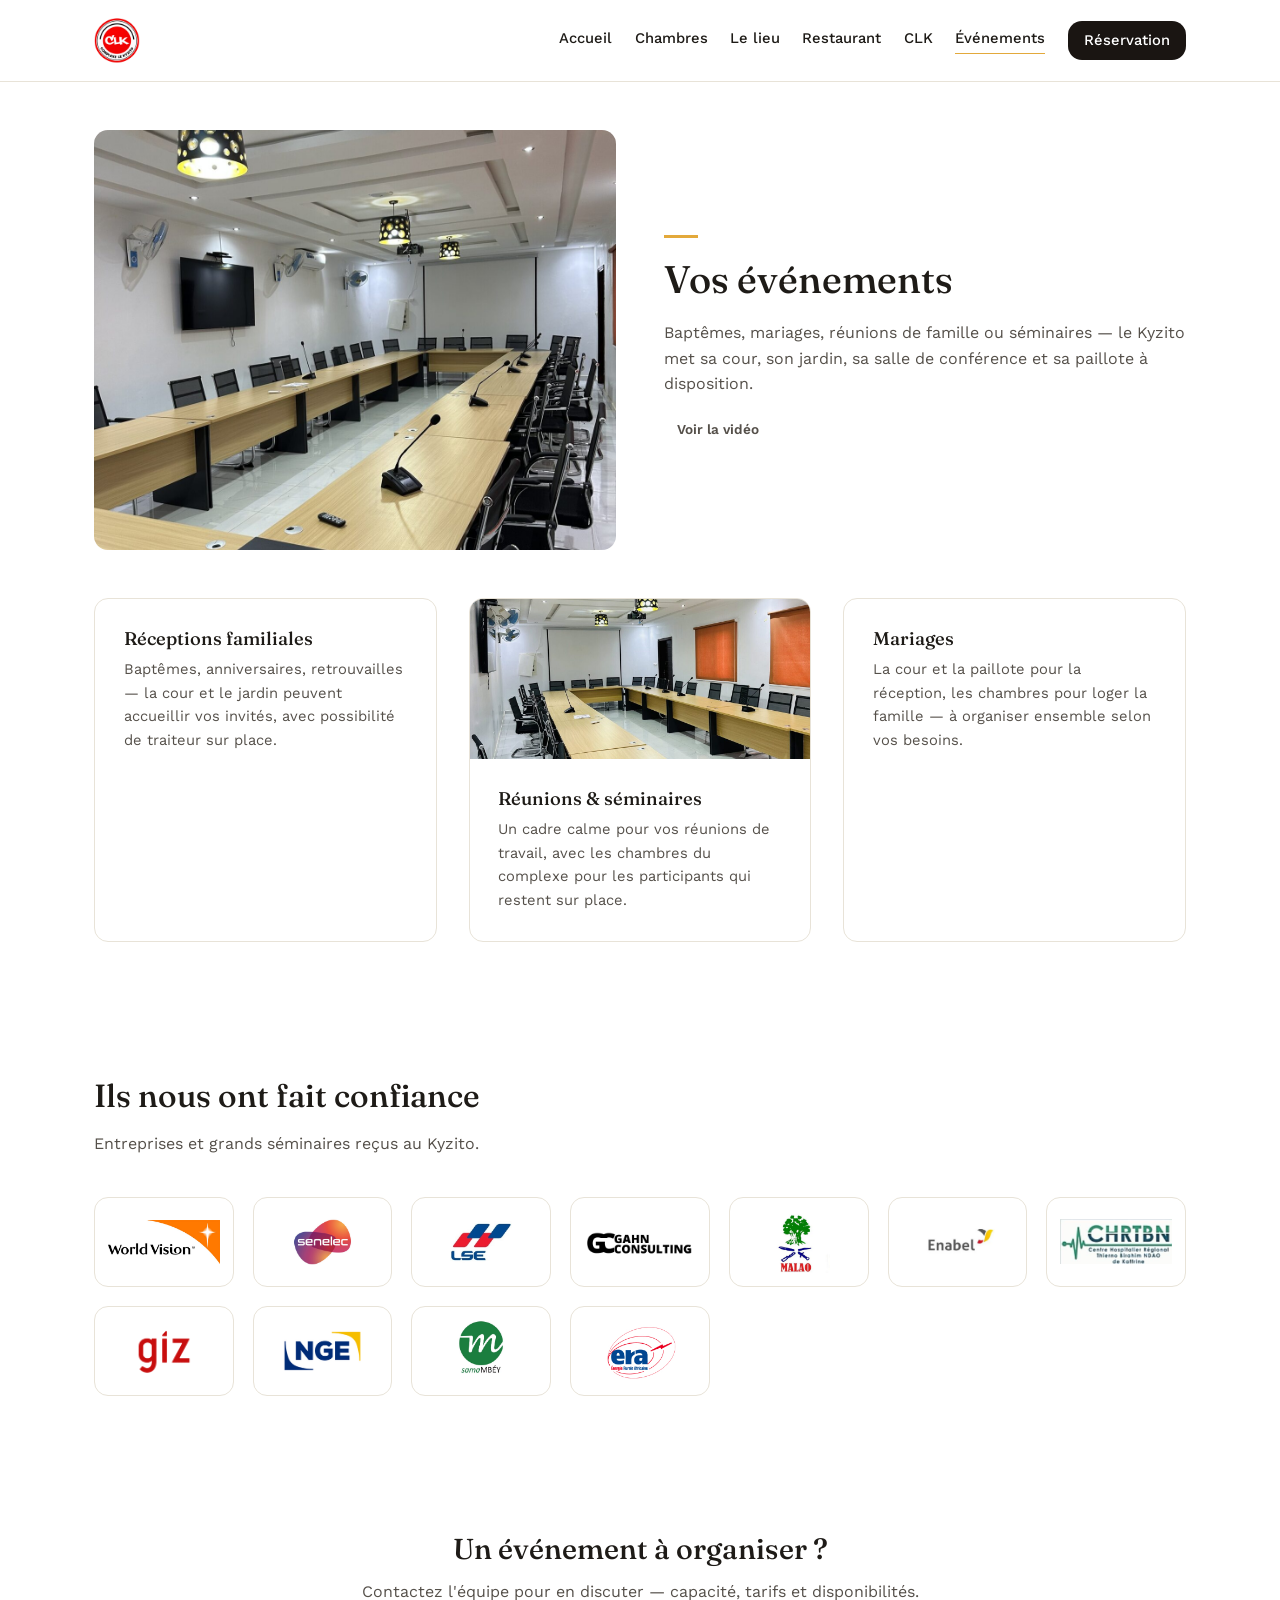
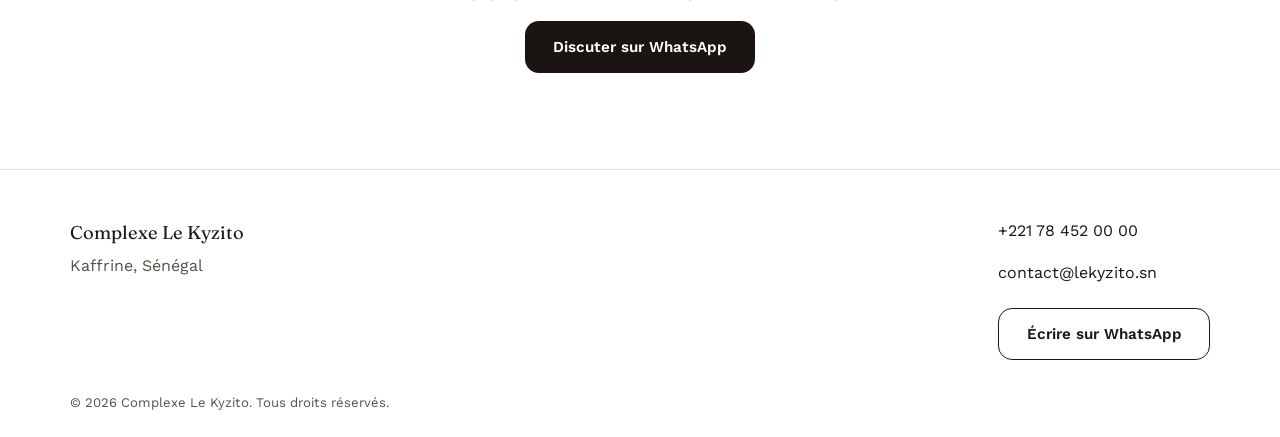
<file: events.html>
<!DOCTYPE html>
<html lang="fr">
<head>
<meta charset="UTF-8">
<meta name="viewport" content="width=device-width, initial-scale=1.0">
<title>Événements & Séminaires — Complexe Le Kyzito | Kaffrine</title>
<meta name="description" content="Mariages, baptêmes, réunions et séminaires d'entreprise au Complexe Le Kyzito à Kaffrine, avec salle de conférence équipée.">
<link rel="canonical" href="https://complexelekyzito.com/events.html">
<meta property="og:type" content="website">
<meta property="og:site_name" content="Complexe Le Kyzito">
<meta property="og:locale" content="fr_SN">
<meta property="og:title" content="Événements & Séminaires — Complexe Le Kyzito">
<meta property="og:description" content="Mariages, baptêmes, réunions et séminaires d'entreprise à Kaffrine, avec salle de conférence équipée.">
<meta property="og:url" content="https://complexelekyzito.com/events.html">
<meta property="og:image" content="https://complexelekyzito.com/images/og-image.jpg">
<meta name="twitter:card" content="summary_large_image">
<meta name="twitter:title" content="Événements & Séminaires — Complexe Le Kyzito">
<meta name="twitter:description" content="Mariages, baptêmes, réunions et séminaires d'entreprise à Kaffrine, avec salle de conférence équipée.">
<meta name="twitter:image" content="https://complexelekyzito.com/images/og-image.jpg">
<link rel="icon" href="favicon.ico" sizes="any">
<link rel="icon" type="image/png" href="favicon-32.png" sizes="32x32">
<link rel="apple-touch-icon" href="apple-touch-icon.png">
<script type="application/ld+json">
{
  "@context": "https://schema.org",
  "@type": "BreadcrumbList",
  "itemListElement": [
    { "@type": "ListItem", "position": 1, "name": "Accueil", "item": "https://complexelekyzito.com/" },
    { "@type": "ListItem", "position": 2, "name": "Événements", "item": "https://complexelekyzito.com/events.html" }
  ]
}
</script>
<link rel="preconnect" href="https://fonts.googleapis.com">
<link rel="preconnect" href="https://fonts.gstatic.com" crossorigin>
<link href="https://fonts.googleapis.com/css2?family=Fraunces:opsz,wght@9..144,400;9..144,500;9..144,600&family=Work+Sans:wght@400;500;600&display=swap" rel="stylesheet">
<link rel="stylesheet" href="styles.css">
</head>
<body class="page-events">

<header class="site-header">
  <div class="header-inner">
    <a href="index.html" class="logo"><img src="images/logo.png" alt="Complexe Le Kyzito" class="logo-img"></a>
    <nav class="main-nav">
      <a href="index.html" class="nav-accueil">Accueil</a>
      <a href="chambres.html" class="nav-chambres">Chambres</a>
      <a href="le-lieu.html" class="nav-lelieu">Le lieu</a>
      <a href="restaurant.html" class="nav-restaurant">Restaurant</a>
      <a href="clk.html" class="nav-clk">CLK</a>
      <a href="events.html" class="nav-events">Événements</a>
      <a href="reservation.html" class="nav-reservation nav-cta">Réservation</a>
    </nav>
    <button class="nav-toggle" aria-label="Ouvrir le menu" aria-expanded="false">
      <span></span><span></span><span></span>
    </button>
  </div>
</header>

<main>

  <section class="split-header">
    <div class="split-header-media">
      <img loading="lazy" decoding="async" src="images/conference-room.jpg" alt="Salle de conférence équipée du complexe">
    </div>
    <div class="split-header-content">
      <span class="intro-mark" aria-hidden="true"></span>
      <h1>Vos événements</h1>
      <p>Baptêmes, mariages, réunions de famille ou séminaires — le Kyzito met sa cour, son jardin, sa salle de conférence et sa paillote à disposition.</p>
      <button type="button" class="btn btn-ghost" data-room-modal
        data-room-name="Salle de conférence"
        data-room-video="videos/events-room.mp4">Voir la vidéo</button>
    </div>
  </section>

  <!-- MODAL VIDÉO -->
  <div class="room-modal" id="roomModal" aria-hidden="true">
    <div class="room-modal-backdrop" data-modal-close></div>
    <div class="room-modal-panel" role="dialog" aria-modal="true" aria-labelledby="roomModalTitle">
      <button type="button" class="room-modal-close" data-modal-close aria-label="Fermer">&times;</button>
      <div class="room-modal-media" id="roomModalMedia"></div>
      <h3 id="roomModalTitle"></h3>
    </div>
  </div>

  <section class="events-list">
    <div class="event-card">
      <h3>Réceptions familiales</h3>
      <p>Baptêmes, anniversaires, retrouvailles — la cour et le jardin peuvent accueillir vos invités, avec possibilité de traiteur sur place.</p>
    </div>
    <div class="event-card">
      <img loading="lazy" decoding="async" src="images/conference-room-2.jpg" alt="Salle de conférence, deuxième angle" class="event-card-img">
      <h3>Réunions & séminaires</h3>
      <p>Un cadre calme pour vos réunions de travail, avec les chambres du complexe pour les participants qui restent sur place.</p>
    </div>
    <div class="event-card">
      <h3>Mariages</h3>
      <p>La cour et la paillote pour la réception, les chambres pour loger la famille — à organiser ensemble selon vos besoins.</p>
    </div>
  </section>

  <!-- ILS NOUS ONT FAIT CONFIANCE -->
  <section class="trust">
    <div class="section-head">
      <h2>Ils nous ont fait confiance</h2>
      <p>Entreprises et grands séminaires reçus au Kyzito.</p>
    </div>
    <div class="trust-grid">
      <div class="trust-logo"><img loading="lazy" decoding="async" src="images/partners/worldvision.png" alt="World Vision"></div>
      <div class="trust-logo"><img loading="lazy" decoding="async" src="images/partners/senelec.png" alt="Senelec"></div>
      <div class="trust-logo"><img loading="lazy" decoding="async" src="images/partners/lse.png" alt="LSE"></div>
      <div class="trust-logo"><img loading="lazy" decoding="async" src="images/partners/gahn-consulting.png" alt="Gahn Consulting"></div>
      <div class="trust-logo"><img loading="lazy" decoding="async" src="images/partners/malao.png" alt="MALAO"></div>
      <div class="trust-logo"><img loading="lazy" decoding="async" src="images/partners/enabel.png" alt="Enabel"></div>
      <div class="trust-logo"><img loading="lazy" decoding="async" src="images/partners/chrtbn.png" alt="Centre Hospitalier Régional Thierno Birahim Ndao de Kaffrine"></div>
      <div class="trust-logo"><img loading="lazy" decoding="async" src="images/partners/giz.png" alt="GIZ"></div>
      <div class="trust-logo"><img loading="lazy" decoding="async" src="images/partners/nge.png" alt="NGE"></div>
      <div class="trust-logo"><img loading="lazy" decoding="async" src="images/partners/sama-mbey.png" alt="sama MBÉY"></div>
      <div class="trust-logo"><img loading="lazy" decoding="async" src="images/partners/era.png" alt="ERA — Énergie Rurale Africaine"></div>
    </div>
  </section>

  <section class="cta-band">
    <h2>Un événement à organiser ?</h2>
    <p>Contactez l'équipe pour en discuter — capacité, tarifs et disponibilités.</p>
    <a href="https://wa.me/221776982411" class="btn btn-primary" target="_blank" rel="noopener">Discuter sur WhatsApp</a>
  </section>

</main>

<footer class="site-footer">
  <div class="footer-inner">
    <div>
      <p class="footer-title">Complexe Le Kyzito</p>
      <p>Kaffrine, Sénégal</p>
    </div>
    <div>
      <p><a href="tel:+221784520000">+221 78 452 00 00</a></p>
      <p><a href="mailto:contact@lekyzito.sn">contact@lekyzito.sn</a></p>
      <a href="https://wa.me/221776982411" class="btn btn-outline" target="_blank" rel="noopener">Écrire sur WhatsApp</a>
    </div>
  </div>
  <p class="footer-copy">© <span id="year"></span> Complexe Le Kyzito. Tous droits réservés.</p>
</footer>

<script src="script.js"></script>
</body>
</html>
</file>
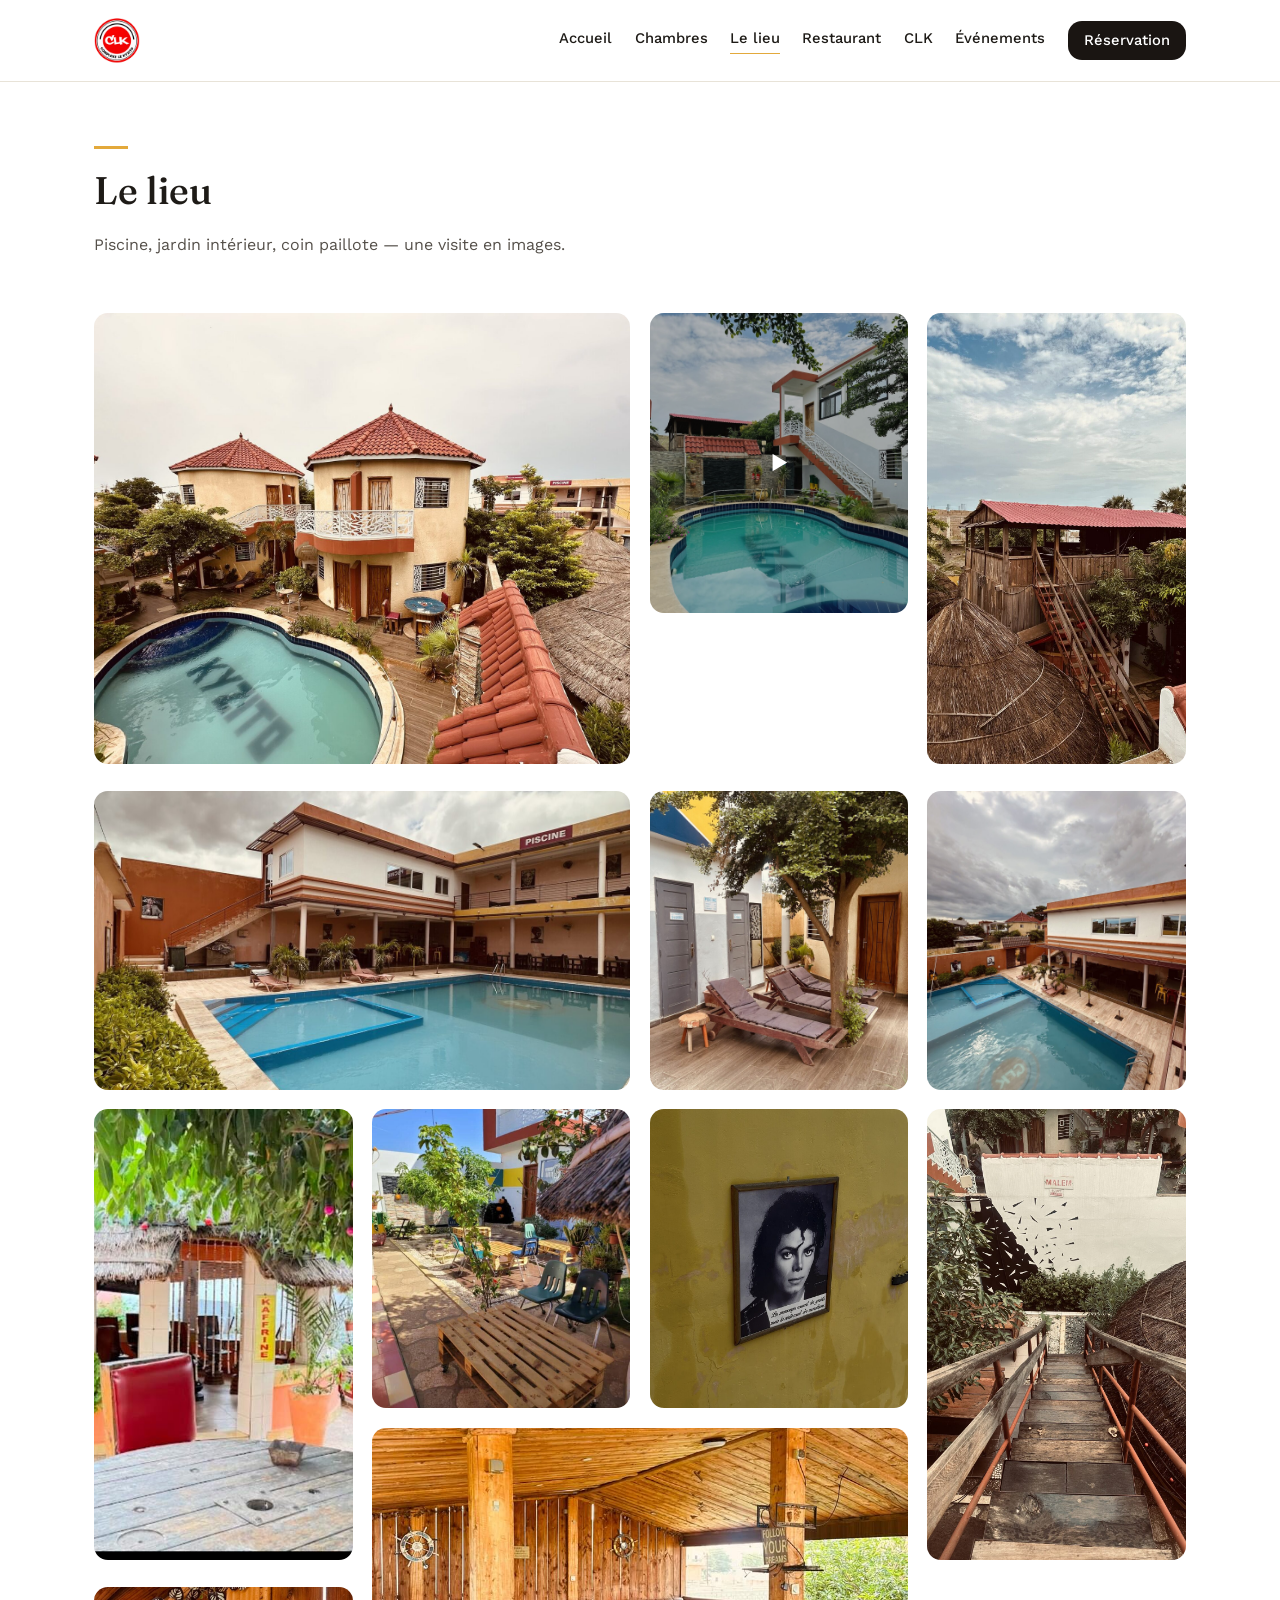
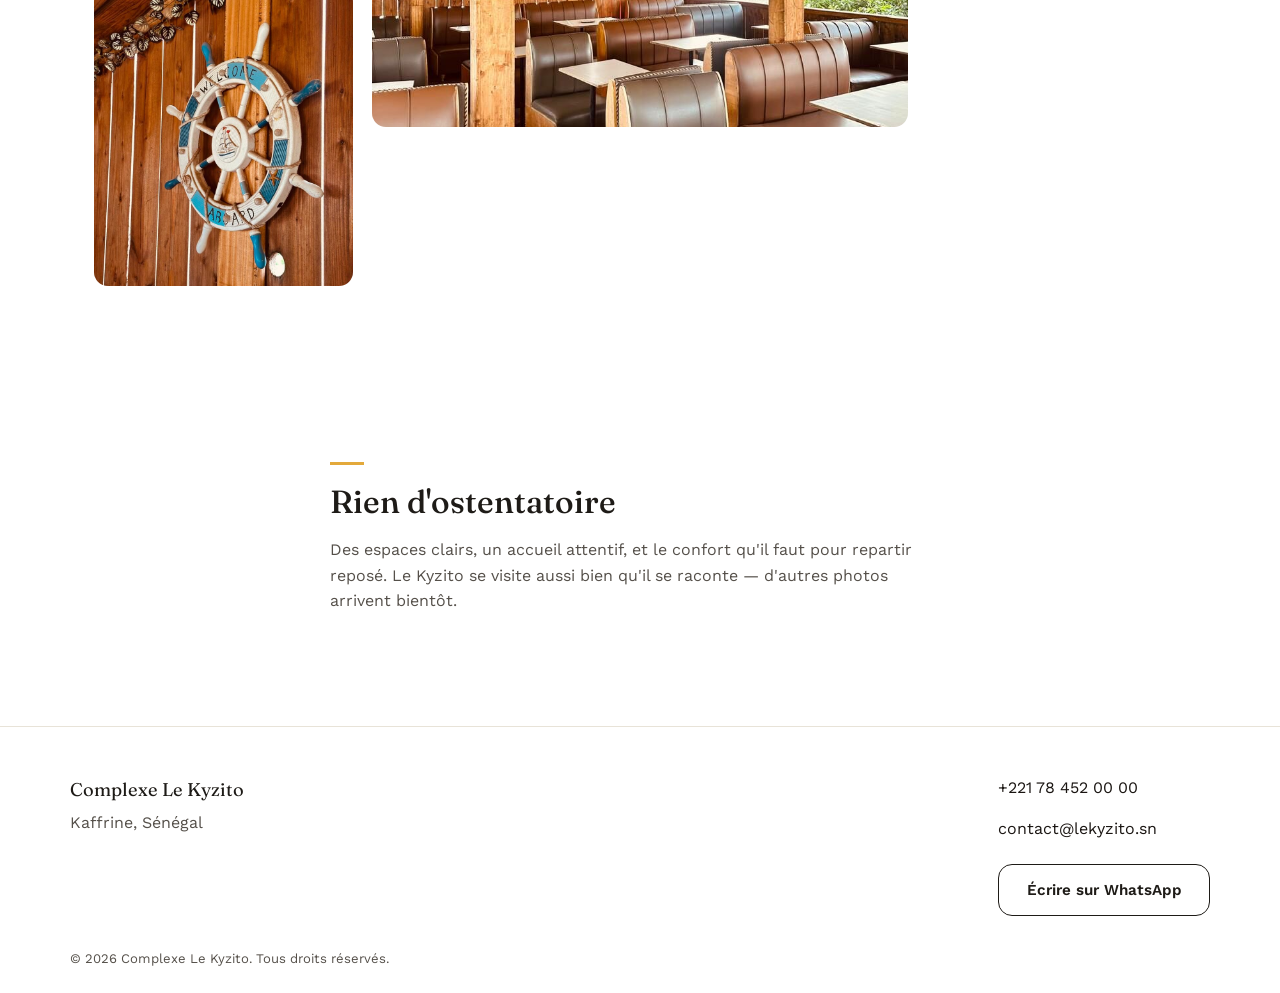
<file: le-lieu.html>
<!DOCTYPE html>
<html lang="fr">
<head>
<meta charset="UTF-8">
<meta name="viewport" content="width=device-width, initial-scale=1.0">
<title>Le lieu — Piscine & Jardin | Complexe Le Kyzito, Kaffrine</title>
<meta name="description" content="Visite en images du Complexe Le Kyzito à Kaffrine : piscines, jardin, terrasse et espaces communs.">
<link rel="canonical" href="https://complexelekyzito.com/le-lieu.html">
<meta property="og:type" content="website">
<meta property="og:site_name" content="Complexe Le Kyzito">
<meta property="og:locale" content="fr_SN">
<meta property="og:title" content="Le lieu — Complexe Le Kyzito">
<meta property="og:description" content="Piscines, jardin, terrasse et espaces communs du Complexe Le Kyzito à Kaffrine.">
<meta property="og:url" content="https://complexelekyzito.com/le-lieu.html">
<meta property="og:image" content="https://complexelekyzito.com/images/og-image.jpg">
<meta name="twitter:card" content="summary_large_image">
<meta name="twitter:title" content="Le lieu — Complexe Le Kyzito">
<meta name="twitter:description" content="Piscines, jardin, terrasse et espaces communs du Complexe Le Kyzito à Kaffrine.">
<meta name="twitter:image" content="https://complexelekyzito.com/images/og-image.jpg">
<link rel="icon" href="favicon.ico" sizes="any">
<link rel="icon" type="image/png" href="favicon-32.png" sizes="32x32">
<link rel="apple-touch-icon" href="apple-touch-icon.png">
<script type="application/ld+json">
{
  "@context": "https://schema.org",
  "@type": "BreadcrumbList",
  "itemListElement": [
    { "@type": "ListItem", "position": 1, "name": "Accueil", "item": "https://complexelekyzito.com/" },
    { "@type": "ListItem", "position": 2, "name": "Le lieu", "item": "https://complexelekyzito.com/le-lieu.html" }
  ]
}
</script>
<link rel="preconnect" href="https://fonts.googleapis.com">
<link rel="preconnect" href="https://fonts.gstatic.com" crossorigin>
<link href="https://fonts.googleapis.com/css2?family=Fraunces:opsz,wght@9..144,400;9..144,500;9..144,600&family=Work+Sans:wght@400;500;600&display=swap" rel="stylesheet">
<link rel="stylesheet" href="styles.css">
</head>
<body class="page-lelieu">

<header class="site-header">
  <div class="header-inner">
    <a href="index.html" class="logo"><img src="images/logo.png" alt="Complexe Le Kyzito" class="logo-img"></a>
    <nav class="main-nav">
      <a href="index.html" class="nav-accueil">Accueil</a>
      <a href="chambres.html" class="nav-chambres">Chambres</a>
      <a href="le-lieu.html" class="nav-lelieu">Le lieu</a>
      <a href="restaurant.html" class="nav-restaurant">Restaurant</a>
      <a href="clk.html" class="nav-clk">CLK</a>
      <a href="events.html" class="nav-events">Événements</a>
      <a href="reservation.html" class="nav-reservation nav-cta">Réservation</a>
    </nav>
    <button class="nav-toggle" aria-label="Ouvrir le menu" aria-expanded="false">
      <span></span><span></span><span></span>
    </button>
  </div>
</header>

<main>

  <section class="page-header">
    <span class="intro-mark" aria-hidden="true"></span>
    <h1>Le lieu</h1>
    <p>Piscine, jardin intérieur, coin paillote — une visite en images.</p>
  </section>

  <section class="gallery-grid">
    <figure class="gallery-item gallery-item-big"><img loading="lazy" decoding="async" src="images/hero-aerial.jpg" alt="Vue aérienne des tourelles et de la piscine"></figure>
    <figure class="gallery-item gallery-item-video" data-room-modal data-room-name="Piscine et tourelles" data-room-video="videos/lelieu-pool.mp4">
      <img loading="lazy" decoding="async" src="images/pool-wide.jpg" alt="Vidéo : piscine et tourelles">
      <span class="gallery-play" aria-hidden="true">▶</span>
    </figure>
    <figure class="gallery-item gallery-item-tall"><img loading="lazy" decoding="async" src="images/rooftop-lounge.jpg" alt="Lounge en hauteur au toit rouge"></figure>
    <figure class="gallery-item gallery-item-wide"><img loading="lazy" decoding="async" src="images/pool-second.jpg" alt="Deuxième piscine du complexe"></figure>
    <figure class="gallery-item"><img loading="lazy" decoding="async" src="images/lounge-shade.jpg" alt="Transats à l'ombre d'un arbre"></figure>
    <figure class="gallery-item"><img loading="lazy" decoding="async" src="images/aerial-terrace.jpg" alt="Vue aérienne de la terrasse"></figure>
    <figure class="gallery-item gallery-item-tall"><img loading="lazy" decoding="async" src="images/paillote.jpg" alt="Coin salon sous paillote"></figure>
    <figure class="gallery-item"><img loading="lazy" decoding="async" src="images/garden-lounge.jpg" alt="Jardin intérieur avec mobilier en palettes"></figure>
    <figure class="gallery-item"><img loading="lazy" decoding="async" src="images/decor-mj.jpg" alt="Détail de décoration, portrait encadré"></figure>
    <figure class="gallery-item gallery-item-tall"><img loading="lazy" decoding="async" src="images/terrace-stairs.jpg" alt="Escalier d'accès à la terrasse"></figure>
    <figure class="gallery-item gallery-item-wide"><img loading="lazy" decoding="async" src="images/terrace-wide.jpg" alt="La terrasse en bois, ambiance marine"></figure>
    <figure class="gallery-item"><img loading="lazy" decoding="async" src="images/terrace-wheel.jpg" alt="Détail décoratif, barre à roue marine"></figure>
  </section>

  <!-- MODAL VIDÉO -->
  <div class="room-modal" id="roomModal" aria-hidden="true">
    <div class="room-modal-backdrop" data-modal-close></div>
    <div class="room-modal-panel" role="dialog" aria-modal="true" aria-labelledby="roomModalTitle">
      <button type="button" class="room-modal-close" data-modal-close aria-label="Fermer">&times;</button>
      <div class="room-modal-media" id="roomModalMedia"></div>
      <h3 id="roomModalTitle"></h3>
    </div>
  </div>

  <section class="intro">
    <div class="intro-inner">
      <span class="intro-mark" aria-hidden="true"></span>
      <h2>Rien d'ostentatoire</h2>
      <p>Des espaces clairs, un accueil attentif, et le confort qu'il faut pour repartir reposé. Le Kyzito se visite aussi bien qu'il se raconte — d'autres photos arrivent bientôt.</p>
    </div>
  </section>

</main>

<footer class="site-footer">
  <div class="footer-inner">
    <div>
      <p class="footer-title">Complexe Le Kyzito</p>
      <p>Kaffrine, Sénégal</p>
    </div>
    <div>
      <p><a href="tel:+221784520000">+221 78 452 00 00</a></p>
      <p><a href="mailto:contact@lekyzito.sn">contact@lekyzito.sn</a></p>
      <a href="https://wa.me/221776982411" class="btn btn-outline" target="_blank" rel="noopener">Écrire sur WhatsApp</a>
    </div>
  </div>
  <p class="footer-copy">© <span id="year"></span> Complexe Le Kyzito. Tous droits réservés.</p>
</footer>

<script src="script.js"></script>
</body>
</html>
</file>
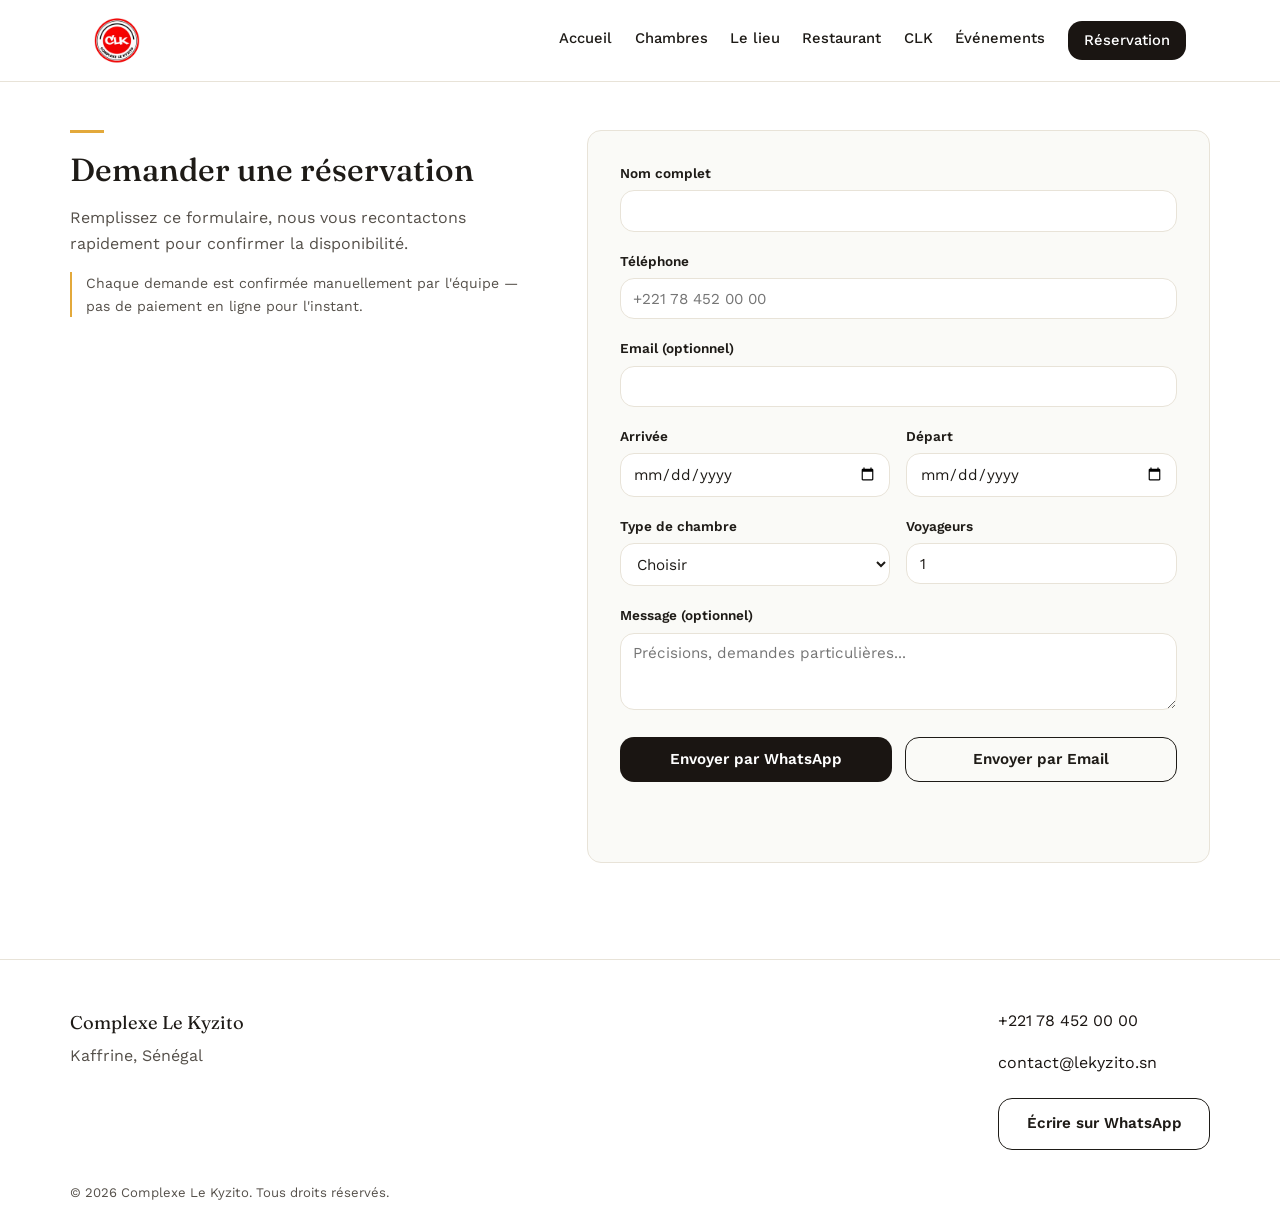
<file: reservation.html>
<!DOCTYPE html>
<html lang="fr">
<head>
<meta charset="UTF-8">
<meta name="viewport" content="width=device-width, initial-scale=1.0">
<title>Réservation — Complexe Le Kyzito | Kaffrine</title>
<meta name="description" content="Réservez votre chambre au Complexe Le Kyzito à Kaffrine, par WhatsApp ou par email.">
<link rel="canonical" href="https://complexelekyzito.com/reservation.html">
<meta property="og:type" content="website">
<meta property="og:site_name" content="Complexe Le Kyzito">
<meta property="og:locale" content="fr_SN">
<meta property="og:title" content="Réservation — Complexe Le Kyzito">
<meta property="og:description" content="Réservez votre chambre au Complexe Le Kyzito à Kaffrine, par WhatsApp ou par email.">
<meta property="og:url" content="https://complexelekyzito.com/reservation.html">
<meta property="og:image" content="https://complexelekyzito.com/images/og-image.jpg">
<meta name="twitter:card" content="summary_large_image">
<meta name="twitter:title" content="Réservation — Complexe Le Kyzito">
<meta name="twitter:description" content="Réservez votre chambre au Complexe Le Kyzito à Kaffrine, par WhatsApp ou par email.">
<meta name="twitter:image" content="https://complexelekyzito.com/images/og-image.jpg">
<link rel="icon" href="favicon.ico" sizes="any">
<link rel="icon" type="image/png" href="favicon-32.png" sizes="32x32">
<link rel="apple-touch-icon" href="apple-touch-icon.png">
<script type="application/ld+json">
{
  "@context": "https://schema.org",
  "@type": "BreadcrumbList",
  "itemListElement": [
    { "@type": "ListItem", "position": 1, "name": "Accueil", "item": "https://complexelekyzito.com/" },
    { "@type": "ListItem", "position": 2, "name": "Réservation", "item": "https://complexelekyzito.com/reservation.html" }
  ]
}
</script>
<link rel="preconnect" href="https://fonts.googleapis.com">
<link rel="preconnect" href="https://fonts.gstatic.com" crossorigin>
<link href="https://fonts.googleapis.com/css2?family=Fraunces:opsz,wght@9..144,400;9..144,500;9..144,600&family=Work+Sans:wght@400;500;600&display=swap" rel="stylesheet">
<link rel="stylesheet" href="styles.css">
</head>
<body class="page-reservation">

<header class="site-header">
  <div class="header-inner">
    <a href="index.html" class="logo"><img src="images/logo.png" alt="Complexe Le Kyzito" class="logo-img"></a>
    <nav class="main-nav">
      <a href="index.html" class="nav-accueil">Accueil</a>
      <a href="chambres.html" class="nav-chambres">Chambres</a>
      <a href="le-lieu.html" class="nav-lelieu">Le lieu</a>
      <a href="restaurant.html" class="nav-restaurant">Restaurant</a>
      <a href="clk.html" class="nav-clk">CLK</a>
      <a href="events.html" class="nav-events">Événements</a>
      <a href="reservation.html" class="nav-reservation nav-cta">Réservation</a>
    </nav>
    <button class="nav-toggle" aria-label="Ouvrir le menu" aria-expanded="false">
      <span></span><span></span><span></span>
    </button>
  </div>
</header>

<main>

  <section class="reservation reservation-page">
    <div class="reservation-inner">
      <div class="reservation-text">
        <span class="intro-mark" aria-hidden="true"></span>
        <h1>Demander une réservation</h1>
        <p>Remplissez ce formulaire, nous vous recontactons rapidement pour confirmer la disponibilité.</p>
        <p class="reservation-note">Chaque demande est confirmée manuellement par l'équipe — pas de paiement en ligne pour l'instant.</p>
      </div>

      <form class="reservation-form" id="reservationForm">

        <div class="form-row">
          <label for="nom">Nom complet</label>
          <input type="text" id="nom" name="nom" required>
        </div>

        <div class="form-row">
          <label for="telephone">Téléphone</label>
          <input type="tel" id="telephone" name="telephone" required placeholder="+221 78 452 00 00">
        </div>

        <div class="form-row">
          <label for="email">Email (optionnel)</label>
          <input type="email" id="email" name="email">
        </div>

        <div class="form-row form-row-split">
          <div>
            <label for="arrivee">Arrivée</label>
            <input type="date" id="arrivee" name="arrivee" required>
          </div>
          <div>
            <label for="depart">Départ</label>
            <input type="date" id="depart" name="depart" required>
          </div>
        </div>

        <div class="form-row form-row-split">
          <div>
            <label for="chambre">Type de chambre</label>
            <select id="chambre" name="chambre" required>
              <option value="">Choisir</option>
              <option value="Chambre Simple">Chambre Simple — 25 000 CFA</option>
              <option value="Chambre VIP">Chambre VIP — 40 000 CFA</option>
              <option value="Suite">Suite — 50 000 CFA</option>
            </select>
          </div>
          <div>
            <label for="personnes">Voyageurs</label>
            <input type="number" id="personnes" name="personnes" min="1" max="6" value="1" required>
          </div>
        </div>

        <div class="form-row">
          <label for="message">Message (optionnel)</label>
          <textarea id="message" name="message" rows="3" placeholder="Précisions, demandes particulières..."></textarea>
        </div>

        <div class="form-actions">
          <button type="button" class="btn btn-primary" data-send="whatsapp">Envoyer par WhatsApp</button>
          <button type="button" class="btn btn-outline" data-send="email">Envoyer par Email</button>
        </div>

        <p class="form-status" id="formStatus" role="status"></p>

      </form>
    </div>
  </section>

</main>

<footer class="site-footer">
  <div class="footer-inner">
    <div>
      <p class="footer-title">Complexe Le Kyzito</p>
      <p>Kaffrine, Sénégal</p>
    </div>
    <div>
      <p><a href="tel:+221784520000">+221 78 452 00 00</a></p>
      <p><a href="mailto:contact@lekyzito.sn">contact@lekyzito.sn</a></p>
      <a href="https://wa.me/221776982411" class="btn btn-outline" target="_blank" rel="noopener">Écrire sur WhatsApp</a>
    </div>
  </div>
  <p class="footer-copy">© <span id="year"></span> Complexe Le Kyzito. Tous droits réservés.</p>
</footer>

<script src="script.js"></script>
</body>
</html>
</file>
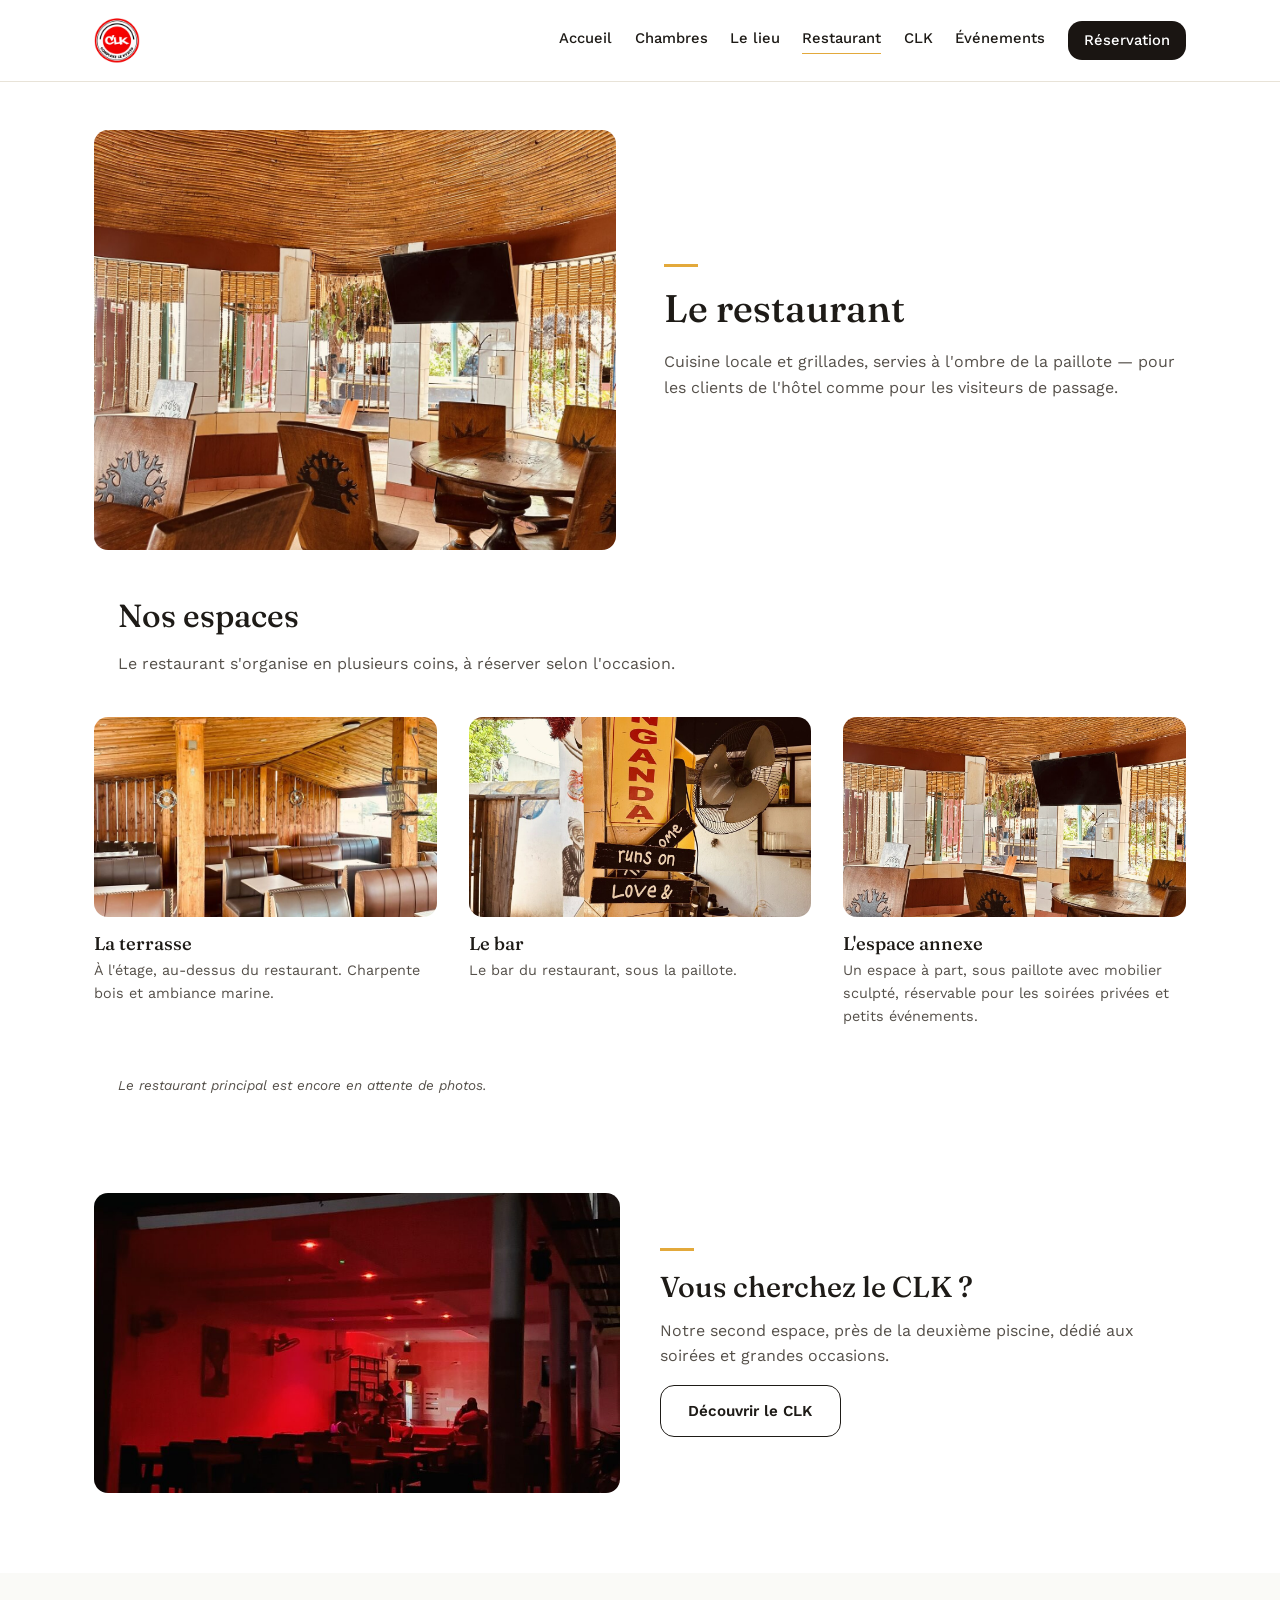
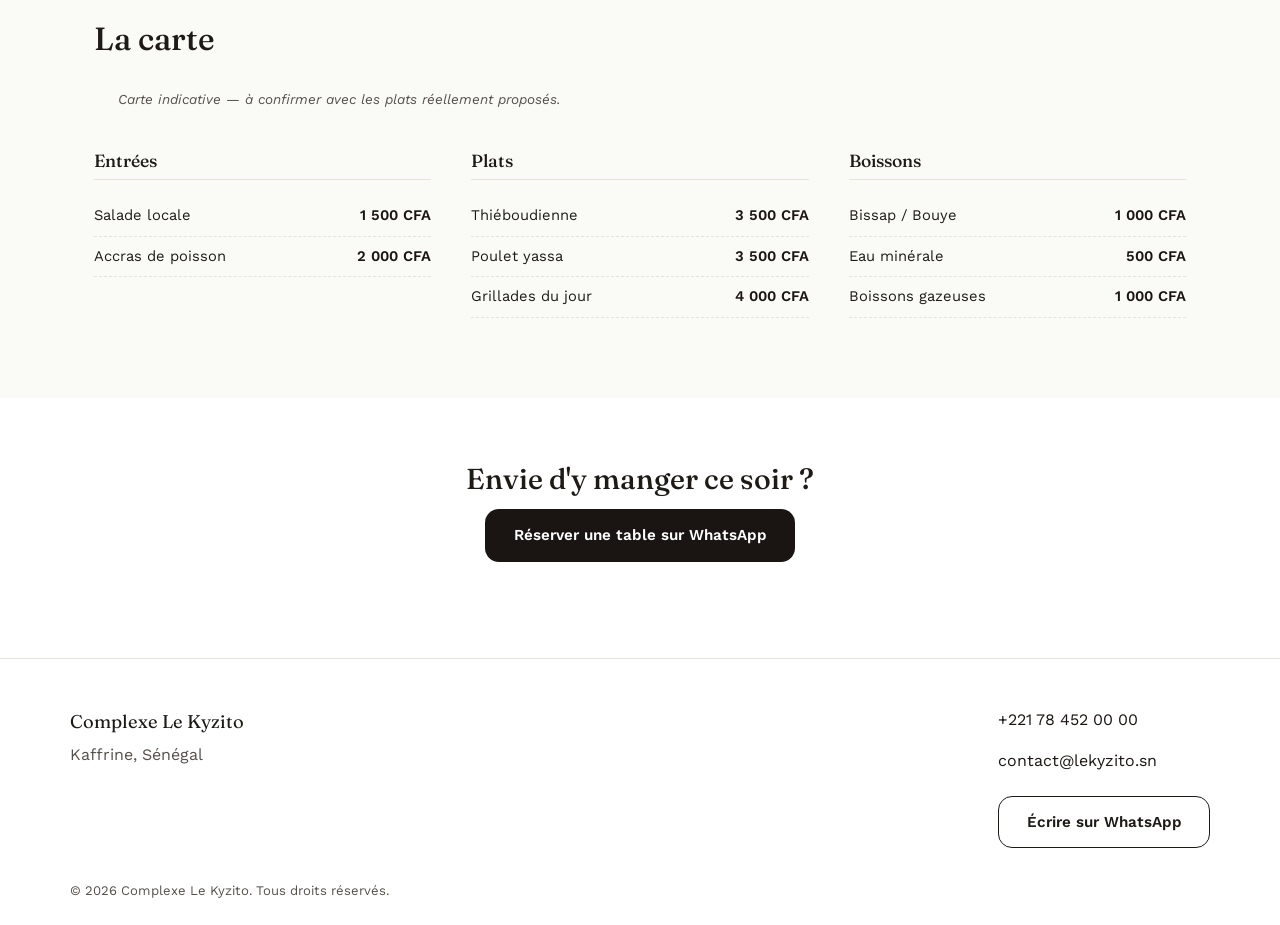
<file: restaurant.html>
<!DOCTYPE html>
<html lang="fr">
<head>
<meta charset="UTF-8">
<meta name="viewport" content="width=device-width, initial-scale=1.0">
<title>Restaurant — Complexe Le Kyzito | Kaffrine</title>
<meta name="description" content="Le restaurant du Complexe Le Kyzito à Kaffrine : terrasse, bar et espace annexe pour repas et soirées.">
<link rel="canonical" href="https://complexelekyzito.com/restaurant.html">
<meta property="og:type" content="website">
<meta property="og:site_name" content="Complexe Le Kyzito">
<meta property="og:locale" content="fr_SN">
<meta property="og:title" content="Restaurant — Complexe Le Kyzito">
<meta property="og:description" content="Terrasse, bar et espace annexe pour repas et soirées, au Complexe Le Kyzito à Kaffrine.">
<meta property="og:url" content="https://complexelekyzito.com/restaurant.html">
<meta property="og:image" content="https://complexelekyzito.com/images/og-image.jpg">
<meta name="twitter:card" content="summary_large_image">
<meta name="twitter:title" content="Restaurant — Complexe Le Kyzito">
<meta name="twitter:description" content="Terrasse, bar et espace annexe pour repas et soirées, au Complexe Le Kyzito à Kaffrine.">
<meta name="twitter:image" content="https://complexelekyzito.com/images/og-image.jpg">
<link rel="icon" href="favicon.ico" sizes="any">
<link rel="icon" type="image/png" href="favicon-32.png" sizes="32x32">
<link rel="apple-touch-icon" href="apple-touch-icon.png">
<script type="application/ld+json">
{
  "@context": "https://schema.org",
  "@type": "BreadcrumbList",
  "itemListElement": [
    { "@type": "ListItem", "position": 1, "name": "Accueil", "item": "https://complexelekyzito.com/" },
    { "@type": "ListItem", "position": 2, "name": "Restaurant", "item": "https://complexelekyzito.com/restaurant.html" }
  ]
}
</script>
<link rel="preconnect" href="https://fonts.googleapis.com">
<link rel="preconnect" href="https://fonts.gstatic.com" crossorigin>
<link href="https://fonts.googleapis.com/css2?family=Fraunces:opsz,wght@9..144,400;9..144,500;9..144,600&family=Work+Sans:wght@400;500;600&display=swap" rel="stylesheet">
<link rel="stylesheet" href="styles.css">
</head>
<body class="page-restaurant">

<header class="site-header">
  <div class="header-inner">
    <a href="index.html" class="logo"><img src="images/logo.png" alt="Complexe Le Kyzito" class="logo-img"></a>
    <nav class="main-nav">
      <a href="index.html" class="nav-accueil">Accueil</a>
      <a href="chambres.html" class="nav-chambres">Chambres</a>
      <a href="le-lieu.html" class="nav-lelieu">Le lieu</a>
      <a href="restaurant.html" class="nav-restaurant">Restaurant</a>
      <a href="clk.html" class="nav-clk">CLK</a>
      <a href="events.html" class="nav-events">Événements</a>
      <a href="reservation.html" class="nav-reservation nav-cta">Réservation</a>
    </nav>
    <button class="nav-toggle" aria-label="Ouvrir le menu" aria-expanded="false">
      <span></span><span></span><span></span>
    </button>
  </div>
</header>

<main>

  <section class="split-header">
    <div class="split-header-media">
      <img loading="lazy" decoding="async" src="images/restaurant-annex.jpg" alt="Espace restauration sous paillote, mobilier sculpté">
    </div>
    <div class="split-header-content">
      <span class="intro-mark" aria-hidden="true"></span>
      <h1>Le restaurant</h1>
      <p>Cuisine locale et grillades, servies à l'ombre de la paillote — pour les clients de l'hôtel comme pour les visiteurs de passage.</p>
    </div>
  </section>

  <section class="spaces">
    <div class="section-head">
      <h2>Nos espaces</h2>
      <p>Le restaurant s'organise en plusieurs coins, à réserver selon l'occasion.</p>
    </div>
    <div class="spaces-grid">
      <div class="space-card">
        <div class="space-media"><img loading="lazy" decoding="async" src="images/terrace-main.jpg" alt="La terrasse en bois à l'étage, ambiance marine"></div>
        <h3>La terrasse</h3>
        <p>À l'étage, au-dessus du restaurant. Charpente bois et ambiance marine.</p>
      </div>
      <div class="space-card">
        <div class="space-media"><img loading="lazy" decoding="async" src="images/restaurant-bar.jpg" alt="Le bar du restaurant, sous la paillote"></div>
        <h3>Le bar</h3>
        <p>Le bar du restaurant, sous la paillote.</p>
      </div>
      <div class="space-card">
        <div class="space-media"><img loading="lazy" decoding="async" src="images/restaurant-annex.jpg" alt="Espace annexe sous paillote, chaises sculptées motif baobab"></div>
        <h3>L'espace annexe</h3>
        <p>Un espace à part, sous paillote avec mobilier sculpté, réservable pour les soirées privées et petits événements.</p>
      </div>
    </div>
    <p class="room-note">Le restaurant principal est encore en attente de photos.</p>
  </section>

  <!-- RENVOI VERS CLK -->
  <section class="clk-banner">
    <div class="clk-banner-media"><img loading="lazy" decoding="async" src="images/clk-night.jpg" alt="Le CLK en soirée, près de la deuxième piscine"></div>
    <div class="clk-banner-content">
      <span class="intro-mark" aria-hidden="true"></span>
      <h2>Vous cherchez le CLK ?</h2>
      <p>Notre second espace, près de la deuxième piscine, dédié aux soirées et grandes occasions.</p>
      <a href="clk.html" class="btn btn-outline">Découvrir le CLK</a>
    </div>
  </section>

  <section class="menu">
    <div class="section-head">
      <h2>La carte</h2>
      <p class="room-note">Carte indicative — à confirmer avec les plats réellement proposés.</p>
    </div>

    <div class="menu-grid">
      <div class="menu-block">
        <h3>Entrées</h3>
        <ul class="menu-list">
          <li><span>Salade locale</span><span>1 500 CFA</span></li>
          <li><span>Accras de poisson</span><span>2 000 CFA</span></li>
        </ul>
      </div>
      <div class="menu-block">
        <h3>Plats</h3>
        <ul class="menu-list">
          <li><span>Thiéboudienne</span><span>3 500 CFA</span></li>
          <li><span>Poulet yassa</span><span>3 500 CFA</span></li>
          <li><span>Grillades du jour</span><span>4 000 CFA</span></li>
        </ul>
      </div>
      <div class="menu-block">
        <h3>Boissons</h3>
        <ul class="menu-list">
          <li><span>Bissap / Bouye</span><span>1 000 CFA</span></li>
          <li><span>Eau minérale</span><span>500 CFA</span></li>
          <li><span>Boissons gazeuses</span><span>1 000 CFA</span></li>
        </ul>
      </div>
    </div>
  </section>

  <section class="cta-band">
    <h2>Envie d'y manger ce soir ?</h2>
    <a href="https://wa.me/221776982411" class="btn btn-primary" target="_blank" rel="noopener">Réserver une table sur WhatsApp</a>
  </section>

</main>

<footer class="site-footer">
  <div class="footer-inner">
    <div>
      <p class="footer-title">Complexe Le Kyzito</p>
      <p>Kaffrine, Sénégal</p>
    </div>
    <div>
      <p><a href="tel:+221784520000">+221 78 452 00 00</a></p>
      <p><a href="mailto:contact@lekyzito.sn">contact@lekyzito.sn</a></p>
      <a href="https://wa.me/221776982411" class="btn btn-outline" target="_blank" rel="noopener">Écrire sur WhatsApp</a>
    </div>
  </div>
  <p class="footer-copy">© <span id="year"></span> Complexe Le Kyzito. Tous droits réservés.</p>
</footer>

<script src="script.js"></script>
</body>
</html>
</file>
<file: styles.css>
/* ---------- Tokens ---------- */
:root {
  --white: #FFFFFF;
  --off-white: #FAFAF7;
  --ink: #1E1B17;
  --ink-soft: #55504A;

  --terracotta: #1A1512;
  --mustard: #E3A93B;
  --petrol: #1F5C5B;
  --sand-line: #E8E3D8;

  --font-display: 'Fraunces', serif;
  --font-body: 'Work Sans', sans-serif;

  --max-width: 1140px;
  --radius: 14px;
}

* { box-sizing: border-box; }
html { scroll-behavior: smooth; }

body {
  margin: 0;
  font-family: var(--font-body);
  color: var(--ink);
  background: var(--white);
  line-height: 1.6;
}

h1, h2, h3 {
  font-family: var(--font-display);
  font-weight: 500;
  line-height: 1.15;
  margin: 0 0 0.5em;
  color: var(--ink);
}

p { margin: 0 0 1em; max-width: 60ch; color: var(--ink-soft); }
a { color: var(--terracotta); }
img { display: block; max-width: 100%; }

.btn {
  display: inline-block;
  padding: 0.85em 1.8em;
  font-family: var(--font-body);
  font-size: 0.95rem;
  font-weight: 600;
  text-decoration: none;
  border-radius: var(--radius);
  border: 1px solid transparent;
  cursor: pointer;
  transition: background-color 0.2s ease, color 0.2s ease, border-color 0.2s ease;
}
.btn-primary { background: var(--terracotta); color: var(--white); }
.btn-primary:hover { background: #3A332C; }
.btn-outline { background: transparent; border-color: var(--ink); color: var(--ink); }
.btn-outline:hover { background: var(--ink); color: var(--white); }
.btn-full { width: 100%; text-align: center; }
.btn-small { padding: 0.55em 1.2em; font-size: 0.85rem; }

.btn-ghost { background: transparent; border-color: transparent; color: var(--ink-soft); padding: 0.55em 0.9em; font-size: 0.85rem; }
.btn-ghost:hover { color: var(--ink); text-decoration: underline; }

.room-actions {
  display: flex;
  align-items: center;
  gap: 0.5rem;
  flex-wrap: wrap;
}

.intro-mark {
  display: block;
  width: 34px;
  height: 3px;
  background: var(--mustard);
  margin-bottom: 1.2rem;
}

/* ---------- Animations d'entrée (header, hero) ---------- */
@keyframes fadeDownIn {
  from { opacity: 0; transform: translateY(-14px); }
  to { opacity: 1; transform: translateY(0); }
}
@keyframes fadeUpIn {
  from { opacity: 0; transform: translateY(22px); }
  to { opacity: 1; transform: translateY(0); }
}
.site-header { animation: fadeDownIn 0.6s ease both; }
.hero-video-content > * {
  opacity: 0;
  animation: fadeUpIn 0.7s ease forwards;
}
.hero-video-content .hero-eyebrow { animation-delay: 0.15s; }
.hero-video-content h1 { animation-delay: 0.3s; }
.hero-video-content .hero-lede { animation-delay: 0.45s; }
.hero-video-content .btn { animation-delay: 0.6s; }

/* ---------- Animations au scroll (fade-up, tout le site) ---------- */
.reveal {
  opacity: 0;
  transform: translateY(28px);
  transition: opacity 0.6s ease, transform 0.6s ease;
}
.reveal.is-visible { opacity: 1; transform: translateY(0); }

/* ---------- Header / nav ---------- */
.site-header {
  position: sticky;
  top: 0;
  z-index: 50;
  background: rgba(255, 255, 255, 0.94);
  backdrop-filter: blur(6px);
  border-bottom: 1px solid var(--sand-line);
}
.header-inner {
  max-width: var(--max-width);
  margin: 0 auto;
  padding: 1.1rem 1.5rem;
  display: flex;
  align-items: center;
  justify-content: space-between;
}
.logo {
  font-family: var(--font-display);
  font-size: 1.3rem;
  color: var(--ink);
  text-decoration: none;
  display: flex;
  align-items: center;
}
.logo-img { height: 46px; width: auto; display: block; }
.main-nav { display: flex; align-items: center; gap: 1.4rem; }
.main-nav a {
  color: var(--ink);
  text-decoration: none;
  font-size: 0.92rem;
  font-weight: 500;
  border-bottom: 1px solid transparent;
  padding-bottom: 2px;
}
.main-nav a:hover { border-bottom-color: var(--terracotta); }
.main-nav a.nav-cta {
  background: var(--terracotta);
  color: var(--white);
  padding: 0.55em 1.1em;
  border-radius: var(--radius);
  border-bottom: none;
}
.main-nav a.nav-cta:hover { background: #3A332C; }

/* active page underline */
body.page-accueil .nav-accueil,
body.page-chambres .nav-chambres,
body.page-lelieu .nav-lelieu,
body.page-restaurant .nav-restaurant,
body.page-clk .nav-clk,
body.page-events .nav-events {
  border-bottom-color: var(--mustard);
}

.nav-toggle {
  display: none;
  flex-direction: column;
  gap: 5px;
  background: none;
  border: none;
  cursor: pointer;
  padding: 0.4rem;
}
.nav-toggle span { width: 22px; height: 2px; background: var(--ink); }

/* ---------- Hero video (placeholder, plein écran) ---------- */
.hero-video {
  position: relative;
  height: 92vh;
  min-height: 560px;
  overflow: hidden;
}
.hero-video-media {
  position: absolute;
  inset: 0;
}
.hero-video-el {
  position: absolute;
  inset: 0;
  width: 100%;
  height: 100%;
  object-fit: cover;
}
.hero-video-overlay {
  position: absolute;
  inset: 0;
  background: linear-gradient(180deg, rgba(30,27,23,0.15) 0%, rgba(30,27,23,0.1) 40%, rgba(30,27,23,0.68) 100%);
}
.hero-video-content {
  position: relative;
  z-index: 1;
  height: 100%;
  max-width: var(--max-width);
  margin: 0 auto;
  padding: 0 1.5rem 4.5rem;
  display: flex;
  flex-direction: column;
  justify-content: flex-end;
  color: var(--white);
}
.hero-eyebrow {
  display: block;
  font-size: 0.85rem;
  color: var(--white);
  opacity: 0.85;
  margin-bottom: 0.8em;
  font-weight: 600;
  letter-spacing: 0.02em;
}
.hero-video-content h1 { color: var(--white); font-size: clamp(2.6rem, 5.2vw, 4.2rem); margin-bottom: 0.35em; }
.hero-lede { color: var(--white); opacity: 0.92; font-size: 1.1rem; margin-bottom: 1.6em; max-width: 42ch; }

/* ---------- Logos défilants (sous le hero) ---------- */
.logos-marquee {
  overflow: hidden;
  padding: 2rem 0;
  border-bottom: 1px solid var(--sand-line);
  -webkit-mask-image: linear-gradient(90deg, transparent, #000 8%, #000 92%, transparent);
  mask-image: linear-gradient(90deg, transparent, #000 8%, #000 92%, transparent);
}
.logos-track {
  display: flex;
  align-items: center;
  gap: 3.5rem;
  width: max-content;
  padding: 0 1.5rem;
  animation: logos-scroll 32s linear infinite;
}
.logos-marquee:hover .logos-track { animation-play-state: paused; }
@keyframes logos-scroll {
  from { transform: translateX(0); }
  to { transform: translateX(-50%); }
}
.logos-track img {
  height: 42px;
  width: auto;
  max-width: 130px;
  object-fit: contain;
  flex-shrink: 0;
  opacity: 0.75;
  filter: grayscale(1);
  transition: opacity 0.2s ease, filter 0.2s ease;
}
.logos-track img:hover { opacity: 1; filter: grayscale(0); }

/* ---------- Intro ---------- */
.intro { padding: 6rem 1.5rem; }
.intro-inner { max-width: 620px; margin: 0 auto; }
.intro h2 { font-size: 2rem; }

/* ---------- Teasers (accueil) ---------- */
.teasers {
  max-width: var(--max-width);
  margin: 0 auto;
  padding: 0 1.5rem 6rem;
  display: grid;
  grid-template-columns: repeat(auto-fit, minmax(200px, 1fr));
  gap: 1.5rem;
}
.teaser-card {
  display: block;
  border: 1px solid var(--sand-line);
  border-radius: var(--radius);
  overflow: hidden;
  background: var(--white);
  transition: border-color 0.2s ease;
}
.teaser-card:hover { border-color: var(--terracotta); }
.teaser-media { display: block; height: 150px; overflow: hidden; }
.teaser-media img { width: 100%; height: 100%; object-fit: cover; transition: transform 0.3s ease; }
.teaser-card:hover .teaser-media img { transform: scale(1.04); }
.teaser-body { padding: 1.2rem; }
.teaser-body h3 { font-size: 1.1rem; margin-bottom: 0.3em; }
.teaser-body p { font-size: 0.88rem; margin-bottom: 1rem; }

/* Quelques cartes plus grandes pour casser la grille uniforme */
@media (min-width: 700px) {
  .teaser-card-big { grid-column: span 2; }
  .teaser-card-big .teaser-media { height: 210px; }
}

/* ---------- Gallery teaser (accueil) ---------- */
.gallery-teaser {
  max-width: var(--max-width);
  margin: 0 auto;
  padding: 0 1.5rem 6rem;
  text-align: center;
}
.gallery-teaser-grid {
  display: grid;
  grid-template-columns: repeat(6, 1fr);
  grid-auto-rows: 80px;
  gap: 1rem;
  margin-bottom: 2rem;
  text-align: left;
}
.gallery-teaser-grid a { display: block; grid-column: span 2; grid-row: span 2; }
.gallery-teaser-grid a.gallery-teaser-big { grid-column: span 3; grid-row: span 4; }
.gallery-teaser-grid a.gallery-teaser-tall { grid-column: span 1; grid-row: span 4; }
.gallery-teaser-grid img {
  width: 100%;
  height: 100%;
  object-fit: cover;
  border-radius: var(--radius);
}

/* ---------- FAQ ---------- */
.faq { padding: 1rem 0 5rem; }
.faq-list {
  max-width: 760px;
  margin: 0 auto;
  padding: 0 1.5rem;
}
.faq-item {
  border-bottom: 1px solid var(--sand-line);
  padding: 1.2rem 0;
}
.faq-item summary {
  cursor: pointer;
  font-weight: 600;
  font-size: 1rem;
  color: var(--ink);
  list-style: none;
  display: flex;
  justify-content: space-between;
  align-items: center;
  gap: 1rem;
}
.faq-item summary::-webkit-details-marker { display: none; }
.faq-item summary::after {
  content: '+';
  font-size: 1.3rem;
  color: var(--terracotta);
  flex-shrink: 0;
  transition: transform 0.2s ease;
}
.faq-item[open] summary::after { transform: rotate(45deg); }
.faq-item p { margin: 0.8rem 0 0; font-size: 0.92rem; }

/* ---------- Trust / partenaires ---------- */
.trust { padding: 4.5rem 0; }
.trust-grid {
  max-width: var(--max-width);
  margin: 0 auto;
  padding: 0 1.5rem;
  display: grid;
  grid-template-columns: repeat(auto-fit, minmax(130px, 1fr));
  gap: 1.2rem;
}
.trust-logo {
  height: 90px;
  border: 1px solid var(--sand-line);
  border-radius: var(--radius);
  background: var(--white);
  display: flex;
  align-items: center;
  justify-content: center;
  color: var(--ink-soft);
  font-size: 0.78rem;
  text-align: center;
  padding: 0.8rem;
}
.trust-logo img { max-width: 100%; max-height: 100%; object-fit: contain; }

/* ---------- Reviews ---------- */
.reviews { background: var(--off-white); padding: 5rem 0; }
.reviews-score { font-size: 1rem; }
.section-head .btn { margin-top: 0.8rem; }

.reviews-marquee {
  overflow: hidden;
  -webkit-mask-image: linear-gradient(90deg, transparent, #000 8%, #000 92%, transparent);
  mask-image: linear-gradient(90deg, transparent, #000 8%, #000 92%, transparent);
}
.reviews-track {
  display: flex;
  gap: 1.5rem;
  width: max-content;
  padding: 0 1.5rem;
  animation: reviews-scroll 28s linear infinite;
}
.reviews-marquee:hover .reviews-track { animation-play-state: paused; }
@keyframes reviews-scroll {
  from { transform: translateX(0); }
  to { transform: translateX(-50%); }
}
.review-card {
  margin: 0;
  flex: 0 0 320px;
  background: var(--white);
  border: 1px solid var(--sand-line);
  border-radius: var(--radius);
  padding: 1.6rem;
}
.review-card p { font-size: 0.92rem; font-style: italic; margin-bottom: 0.8em; }
.review-card cite { font-size: 0.78rem; color: var(--ink-soft); font-style: normal; }

/* ---------- Page header (chambres / le lieu) ---------- */
.page-header {
  max-width: var(--max-width);
  margin: 0 auto;
  padding: 4rem 1.5rem 2.5rem;
}
.page-header h1 { font-size: 2.4rem; }

/* ---------- Split header (restaurant / events) ---------- */
.split-header {
  max-width: var(--max-width);
  margin: 0 auto;
  padding: 3rem 1.5rem 2rem;
  display: grid;
  grid-template-columns: 1fr 1fr;
  gap: 3rem;
  align-items: center;
}
.split-header-media { border-radius: var(--radius); overflow: hidden; }
.split-header-media img { width: 100%; height: 420px; object-fit: cover; }
.split-header-content h1 { font-size: 2.4rem; }

/* ---------- Gallery (le lieu) — mosaïque à tailles variées ---------- */
.gallery-grid {
  max-width: var(--max-width);
  margin: 0 auto;
  padding: 0 1.5rem 5rem;
  display: grid;
  grid-template-columns: repeat(4, 1fr);
  grid-auto-rows: 140px;
  gap: 1.2rem;
}
.gallery-item { margin: 0; display: flex; flex-direction: column; }
.gallery-item img {
  width: 100%;
  height: 100%;
  object-fit: cover;
  border-radius: var(--radius);
  margin-bottom: 0.5rem;
  flex: 1;
}
.gallery-item figcaption { font-size: 0.85rem; color: var(--ink-soft); }

.gallery-item-video { position: relative; cursor: pointer; }
.gallery-item-video .gallery-play {
  position: absolute;
  inset: 0;
  display: flex;
  align-items: center;
  justify-content: center;
  background: rgba(20, 17, 13, 0.28);
  color: var(--white);
  font-size: 1.6rem;
  border-radius: var(--radius);
  transition: background-color 0.2s ease;
}
.gallery-item-video:hover .gallery-play { background: rgba(20, 17, 13, 0.42); }

/* tailles : la plupart occupent 1 colonne x 2 rangées, certaines sont plus grandes */
.gallery-item { grid-column: span 1; grid-row: span 2; }
.gallery-item-big { grid-column: span 2; grid-row: span 3; }
.gallery-item-wide { grid-column: span 2; grid-row: span 2; }
.gallery-item-tall { grid-column: span 1; grid-row: span 3; }

/* ---------- Section head ---------- */
.section-head {
  max-width: var(--max-width);
  margin: 0 auto;
  padding: 0 1.5rem;
  margin-bottom: 2.5rem;
}
.section-head h2 { font-size: 2rem; }

/* ---------- Rooms ---------- */
.rooms { padding: 1rem 0 5rem; }
.room-grid {
  max-width: var(--max-width);
  margin: 0 auto;
  padding: 0 1.5rem;
  display: grid;
  grid-template-columns: repeat(3, 1fr);
  gap: 2rem;
}
.room-card {
  background: var(--white);
  border-radius: var(--radius);
  overflow: hidden;
  border: 1px solid var(--sand-line);
}
.room-visual { line-height: 0; height: 220px; position: relative; }
.room-visual img { width: 100%; height: 220px; object-fit: cover; }
.room-visual-plain {
  background: linear-gradient(135deg, var(--mustard) 0%, var(--mustard) 45%, var(--petrol) 45%, var(--petrol) 100%);
  opacity: 0.85;
}

/* Deux photos : en diptyque côte à côte sur mobile, puis superposées
   (principale + médaillon en bas à droite) à partir de 901px. */
.room-visual-duo {
  display: flex;
  gap: 0.6rem;
  margin-bottom: 1.2rem;
}
.room-visual-duo .room-visual-main,
.room-visual-duo .room-visual-thumb {
  display: block;
  flex: 1;
  height: 170px;
  width: auto;
  object-fit: cover;
  border-radius: var(--radius);
  box-shadow: 0 8px 18px rgba(20, 17, 13, 0.16);
}
@media (min-width: 901px) {
  .room-visual-duo {
    display: block;
    overflow: visible;
    margin-bottom: 1.6rem;
  }
  .room-visual-duo .room-visual-main {
    width: 100%;
    height: 300px;
    box-shadow: 0 10px 26px rgba(20, 17, 13, 0.14);
  }
  .room-visual-duo .room-visual-thumb {
    position: absolute;
    width: 48%;
    height: 150px;
    bottom: -1.4rem;
    right: 1rem;
    box-shadow: 0 10px 24px rgba(20, 17, 13, 0.22);
  }
}
.room-info { padding: 1.5rem; }
.room-info h3 { font-size: 1.2rem; margin-bottom: 0.2em; }
.room-price { color: var(--terracotta); font-weight: 600; font-size: 0.9rem; margin-bottom: 0.6em; }
.room-note {
  max-width: var(--max-width);
  margin: 2rem auto 0;
  padding: 0 1.5rem;
  font-size: 0.85rem;
  font-style: italic;
}

/* ---------- Room video modal ---------- */
.room-modal {
  position: fixed;
  inset: 0;
  z-index: 100;
  display: none;
  align-items: center;
  justify-content: center;
  padding: 1.5rem;
}
.room-modal.is-open { display: flex; }
.room-modal-backdrop {
  position: absolute;
  inset: 0;
  background: rgba(20, 17, 13, 0.82);
}
.room-modal-panel {
  position: relative;
  background: var(--white);
  border-radius: var(--radius);
  max-width: 780px;
  width: 100%;
  max-height: 90vh;
  overflow-y: auto;
  padding: 1.5rem;
}
.room-modal-media {
  width: 100%;
  border-radius: var(--radius);
  overflow: hidden;
  margin-bottom: 1rem;
}
/* La vidéo garde son orientation native (portrait ou paysage) au lieu
   d'être forcée dans un cadre 16:9 qui la recadrait/déformait. */
.room-modal-media.is-video { background: var(--ink); text-align: center; }
.room-modal-media.is-video video {
  display: block;
  width: auto;
  height: auto;
  max-width: 100%;
  max-height: 72vh;
  margin: 0 auto;
}
.room-modal-gallery {
  display: grid;
  grid-template-columns: repeat(auto-fit, minmax(220px, 1fr));
  gap: 0.6rem;
}
.room-modal-gallery img {
  width: 100%;
  height: 260px;
  object-fit: cover;
  border-radius: var(--radius);
}
.room-modal-panel h3 { margin: 0; font-size: 1.2rem; }
.room-modal-close {
  position: absolute;
  top: -0.6rem;
  right: -0.6rem;
  width: 36px;
  height: 36px;
  border-radius: 50%;
  background: var(--ink);
  color: var(--white);
  border: none;
  font-size: 1.3rem;
  line-height: 1;
  cursor: pointer;
}

/* ---------- Renvoi CLK (sur la page Restaurant) ---------- */
.clk-banner {
  max-width: var(--max-width);
  margin: 0 auto;
  padding: 1rem 1.5rem 5rem;
  display: grid;
  grid-template-columns: 1fr 1fr;
  gap: 2.5rem;
  align-items: center;
}
.clk-banner-media { border-radius: var(--radius); overflow: hidden; }
.clk-banner-media img { width: 100%; height: 300px; object-fit: cover; }
.clk-banner-content h2 { font-size: 1.8rem; }

/* ---------- Menu (restaurant) ---------- */
.menu { padding: 3rem 0 5rem; background: var(--off-white); }
.menu-grid {
  max-width: var(--max-width);
  margin: 0 auto;
  padding: 0 1.5rem;
  display: grid;
  grid-template-columns: repeat(3, 1fr);
  gap: 2.5rem;
}
.menu-grid-wide { grid-template-columns: repeat(auto-fit, minmax(230px, 1fr)); gap: 2rem 2.5rem; }
.menu-block h3 {
  font-size: 1.1rem;
  border-bottom: 1px solid var(--sand-line);
  padding-bottom: 0.5rem;
  margin-bottom: 1rem;
}
.menu-list { list-style: none; margin: 0; padding: 0; }
.menu-list li {
  display: flex;
  justify-content: space-between;
  gap: 1rem;
  font-size: 0.92rem;
  padding: 0.5rem 0;
  border-bottom: 1px dashed var(--sand-line);
}
.menu-list li span:last-child { color: var(--terracotta); font-weight: 600; white-space: nowrap; }

/* ---------- Events ---------- */
.events-list {
  max-width: var(--max-width);
  margin: 0 auto;
  padding: 1rem 1.5rem 4rem;
  display: grid;
  grid-template-columns: repeat(3, 1fr);
  gap: 2rem;
}
.event-card { border: 1px solid var(--sand-line); border-radius: var(--radius); overflow: hidden; padding: 0; }
.event-card-img { width: 100%; height: 160px; object-fit: cover; }
.event-card h3, .event-card p { padding-left: 1.8rem; padding-right: 1.8rem; }
.event-card h3 { margin-top: 1.8rem; font-size: 1.15rem; }
.event-card p { padding-bottom: 1.8rem; font-size: 0.92rem; margin-bottom: 0; }

.spaces { max-width: var(--max-width); margin: 0 auto; padding: 1rem 1.5rem 5rem; }
.spaces-grid { display: grid; grid-template-columns: repeat(3, 1fr); gap: 2rem; }
.space-card { text-align: left; }
.space-media { height: 200px; border-radius: var(--radius); overflow: hidden; margin-bottom: 1rem; }
.space-media img { width: 100%; height: 100%; object-fit: cover; }
.space-media-plain {
  background: linear-gradient(135deg, var(--mustard) 0%, var(--mustard) 45%, var(--petrol) 45%, var(--petrol) 100%);
  opacity: 0.85;
}
.space-card h3 { font-size: 1.15rem; margin-bottom: 0.3em; }
.space-card p { font-size: 0.9rem; }

/* ---------- CTA band ---------- */
.cta-band {
  max-width: var(--max-width);
  margin: 0 auto;
  padding: 4rem 1.5rem 6rem;
  text-align: center;
}
.cta-band h2 { font-size: 1.8rem; }
.cta-band p { margin-left: auto; margin-right: auto; }

/* ---------- Reservation ---------- */
.reservation { padding: 4rem 1.5rem 6rem; }
.reservation-page { padding-top: 3rem; }
.reservation-inner {
  max-width: var(--max-width);
  margin: 0 auto;
  display: grid;
  grid-template-columns: 0.85fr 1.15fr;
  gap: 3.5rem;
  align-items: start;
}
.reservation-text h1, .reservation-text h2 { font-size: 2rem; }
.reservation-note {
  font-size: 0.88rem;
  border-left: 2px solid var(--mustard);
  padding-left: 1em;
}
.reservation-form {
  background: var(--off-white);
  padding: 2rem;
  border-radius: var(--radius);
  border: 1px solid var(--sand-line);
}
.form-row { margin-bottom: 1.2rem; }
.form-row label { display: block; font-size: 0.85rem; font-weight: 600; margin-bottom: 0.4em; color: var(--ink); }
.form-row input, .form-row select, .form-row textarea {
  width: 100%;
  padding: 0.7em 0.8em;
  font-family: var(--font-body);
  font-size: 0.95rem;
  border: 1px solid var(--sand-line);
  border-radius: var(--radius);
  background: var(--white);
  color: var(--ink);
}
.form-row input:focus, .form-row select:focus, .form-row textarea:focus {
  outline: 2px solid var(--terracotta);
  outline-offset: 1px;
}
.form-row-split { display: grid; grid-template-columns: 1fr 1fr; gap: 1rem; }
.form-actions { display: flex; gap: 0.8rem; flex-wrap: wrap; }
.form-actions .btn { flex: 1; text-align: center; white-space: nowrap; }

.form-status { margin-top: 1rem; font-size: 0.9rem; font-weight: 600; min-height: 1.2em; }
.form-status.success { color: var(--petrol); }
.form-status.error { color: var(--terracotta); }

/* ---------- Footer ---------- */
.site-footer { border-top: 1px solid var(--sand-line); padding: 3rem 1.5rem 1.5rem; }
.footer-inner {
  max-width: var(--max-width);
  margin: 0 auto;
  display: flex;
  justify-content: space-between;
  gap: 2rem;
  flex-wrap: wrap;
  margin-bottom: 2rem;
}
.footer-title { font-family: var(--font-display); font-size: 1.15rem; color: var(--ink); margin-bottom: 0.3em; }
.footer-inner a { text-decoration: none; }
.footer-inner .btn-outline { margin-top: 0.4rem; }
.footer-copy {
  max-width: var(--max-width);
  margin: 0 auto;
  font-size: 0.82rem;
  color: var(--ink-soft);
}

/* ---------- Motion ---------- */
@media (prefers-reduced-motion: reduce) {
  html { scroll-behavior: auto; }
  * { transition: none !important; animation: none !important; }
  .hero-video-content > *, .reveal { opacity: 1 !important; transform: none !important; }
}

/* ---------- Responsive ---------- */
@media (max-width: 900px) {
  .hero-video { height: 80vh; min-height: 460px; }
  .hero-video-content { padding-bottom: 3rem; }
  .logos-track { gap: 2rem; }
  .logos-track img { height: 34px; }

  .teasers { grid-template-columns: repeat(2, 1fr); }
  .gallery-teaser-grid { grid-template-columns: repeat(2, 1fr); grid-auto-rows: 120px; }
  .gallery-teaser-grid a.gallery-teaser-big { grid-column: span 2; grid-row: span 2; }
  .gallery-grid { grid-template-columns: repeat(2, 1fr); grid-auto-rows: 130px; }
  .gallery-item-big { grid-column: span 2; grid-row: span 2; }
  .gallery-item-wide { grid-column: span 2; }
  .review-card { flex-basis: 260px; }
  .trust-grid { grid-template-columns: repeat(3, 1fr); }
  .room-grid { grid-template-columns: 1fr; }
  .menu-grid { grid-template-columns: 1fr; gap: 2rem; }
  .events-list { grid-template-columns: 1fr; }
  .spaces-grid { grid-template-columns: 1fr; }
  .split-header { grid-template-columns: 1fr; }
  .split-header-media img { height: 260px; }
  .clk-banner { grid-template-columns: 1fr; }
  .clk-banner-media img { height: 220px; }
  .reservation-inner { grid-template-columns: 1fr; }
  .form-row-split { grid-template-columns: 1fr; }

  .main-nav { display: none; }
  .nav-toggle { display: flex; }
}

@media (max-width: 560px) {
  .teasers { grid-template-columns: 1fr; }
  .form-actions { flex-direction: column; }
  .form-actions .btn { width: 100%; }
}

.main-nav.open {
  display: flex;
  flex-direction: column;
  align-items: flex-start;
  position: absolute;
  top: 100%;
  left: 0;
  right: 0;
  background: var(--white);
  padding: 1.5rem;
  gap: 1rem;
  border-bottom: 1px solid var(--sand-line);
}
</file>
